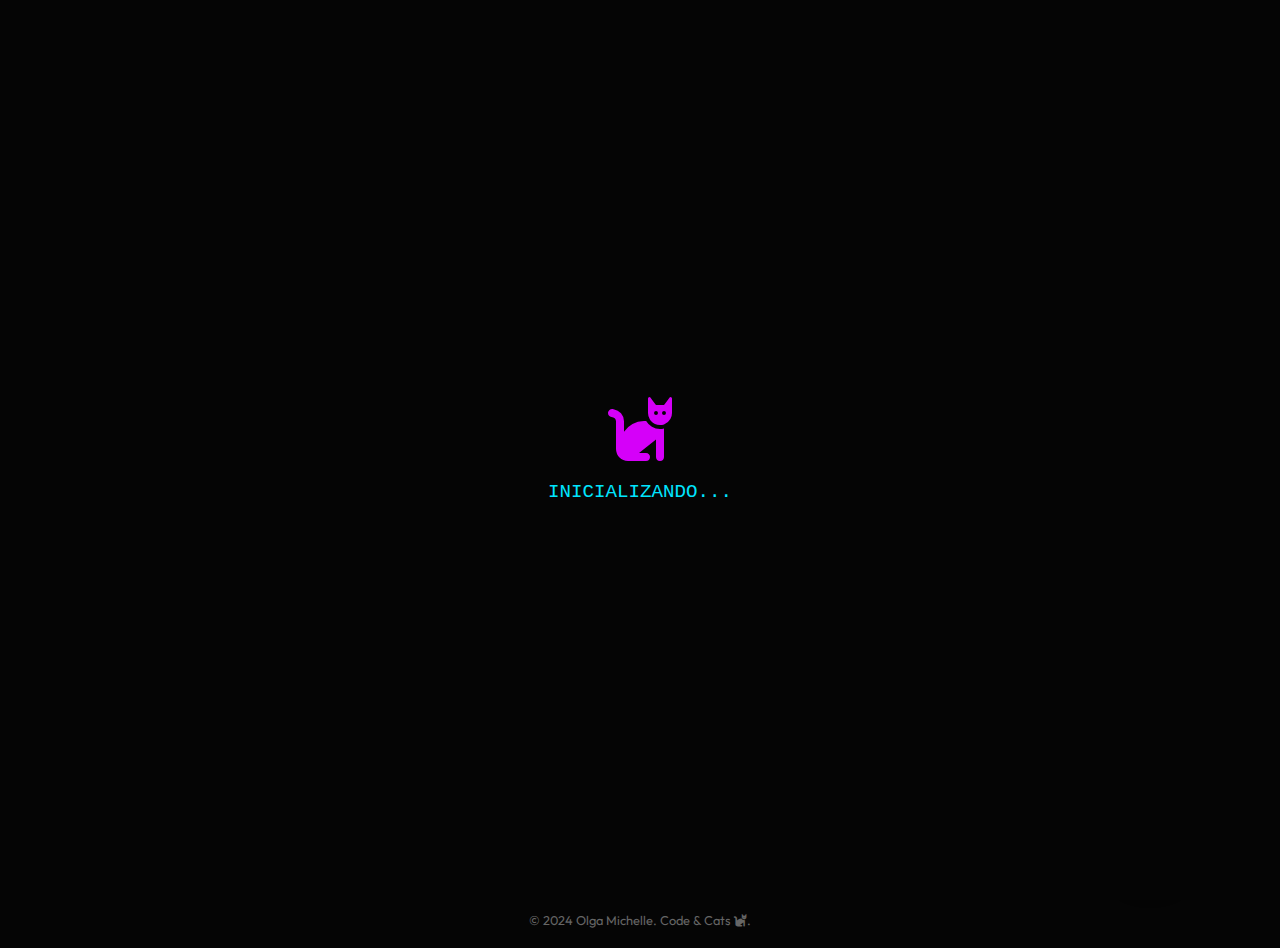
<file: index.html>
<!DOCTYPE html>
<html lang="es">
<head>
    <meta charset="UTF-8">
    <meta name="viewport" content="width=device-width, initial-scale=1.0">
    <title>Olga Michelle | Inicio</title>
    <link href="https://fonts.googleapis.com/css2?family=Outfit:wght@300;400;600;800&display=swap" rel="stylesheet">
    <link rel="stylesheet" href="https://cdnjs.cloudflare.com/ajax/libs/font-awesome/6.4.0/css/all.min.css">
    <link rel="stylesheet" href="resources/css/styles.css">
</head>
<body>
    <div class="bg-layer base"></div>
    <div class="bg-layer alt"></div>

    <div id="preloader"><i class="fas fa-cat loader-cat"></i><div class="loader-text">INICIALIZANDO...</div></div>

    <div class="nav-container">
        <nav class="nav-capsule">
            <a href="index.html" class="nav-btn active">Inicio</a>
            <a href="about.html" class="nav-btn">Acerca de Mí</a>
            <a href="porfolio.html" class="nav-btn">Proyectos</a>
            <a href="contact.html" class="nav-btn">Contacto</a>
        </nav>
    </div>

    <main>
        <section class="hero-layout">
            <div class="profile-glow-container">
                <div class="glow-ring"></div>
                <img src="resources/images/Perfil.jpg" alt="Perfil Olga" class="profile-img" onerror="this.src='https://placehold.co/200x200?text=Foto'">
            </div>
            <h1>Olga Michelle</h1>
            <div class="typewriter" id="typewriter-text"></div>
            <div class="pitch-glass">"Amo la ingeniería, el aprendizaje constante y los gatos que hacen más ligero cada proyecto. Fusiono la lógica del código con la creatividad del diseño." 🐱⚡</div>
            
            <div style="display: flex; gap: 20px; flex-wrap: wrap; justify-content: center;">
                <a href="resources/files/cvmichelle.jpg" class="btn-neon" download="cvmichelle.jpg"><i class="fas fa-download"></i> Descargar CV</a>
                <a href="contact.html" class="btn-neon btn-outline">Contáctame</a>
            </div>

            <div class="social-bar">
                <a href="https://github.com/michicerati" target="_blank" class="social-icon stagger-entry"><i class="fab fa-github"></i></a>
                <a href="#" class="social-icon stagger-entry"><i class="fab fa-linkedin"></i></a>
                <a href="mailto:michelleolgacerati@gmail.com" class="social-icon stagger-entry"><i class="fas fa-envelope"></i></a>
            </div>
        </section>
    </main>

    <!-- Widgets -->
    <div class="cat-patrol-area"><div class="walking-cat-btn" onclick="toggleChat()"><i class="fas fa-cat"></i><div class="cat-tooltip">¡Chat IA!</div></div></div>
    <div class="ai-chat-window" id="aiChat"><div class="chat-header"><h4>Michi-Asistente</h4><i class="fas fa-times" onclick="toggleChat()"></i></div><div class="chat-body" id="chatBody"><div class="msg bot">¡Miau! Soy el asistente de Olga. 😺</div></div><div class="chat-input-area"><input type="text" id="chatInput" class="chat-input" placeholder="Escribe..." onkeypress="handleEnter(event)"><button class="send-btn" onclick="sendMessage()"><i class="fas fa-paper-plane"></i></button></div></div>
    
    <footer class="site-footer"><p>© 2024 Olga Michelle. Code & Cats <i class="fas fa-cat"></i>.</p></footer>
    <script src="resources/js/script.js"></script>
</body>
</html>
</file>
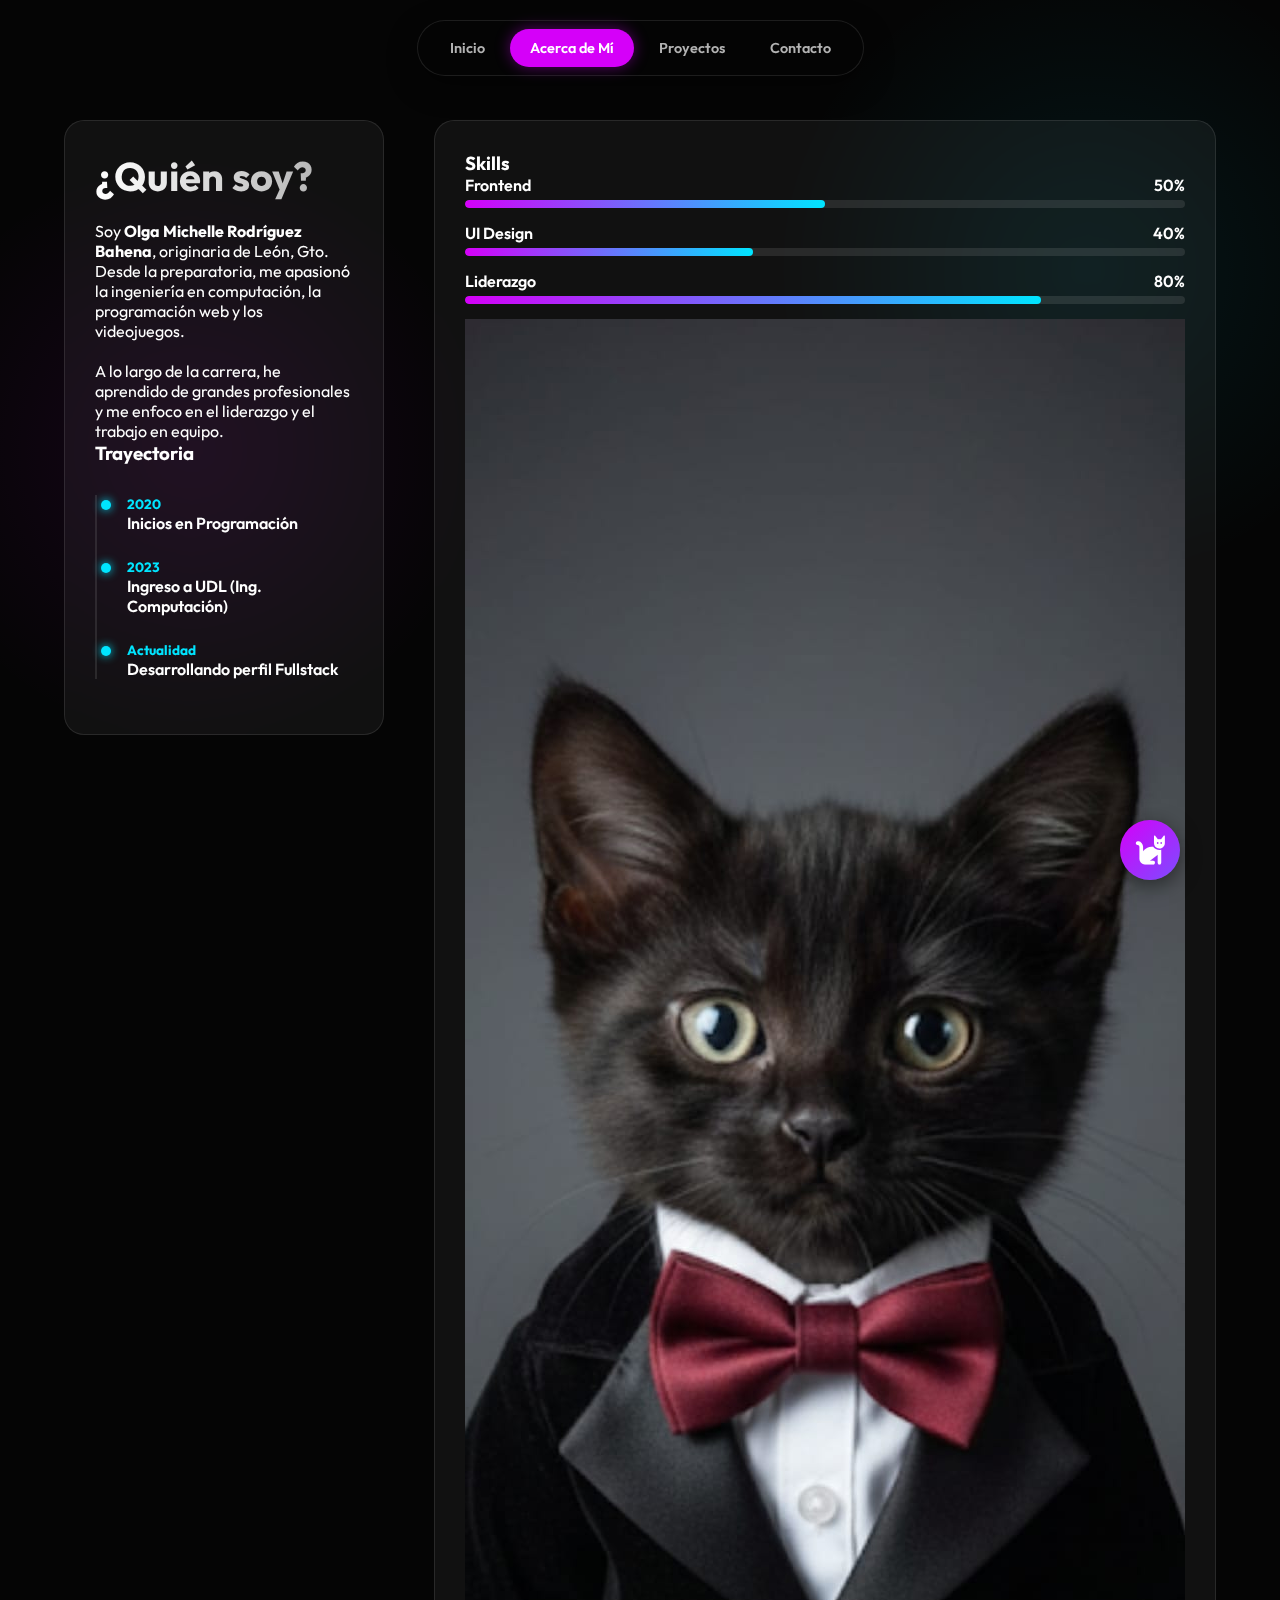
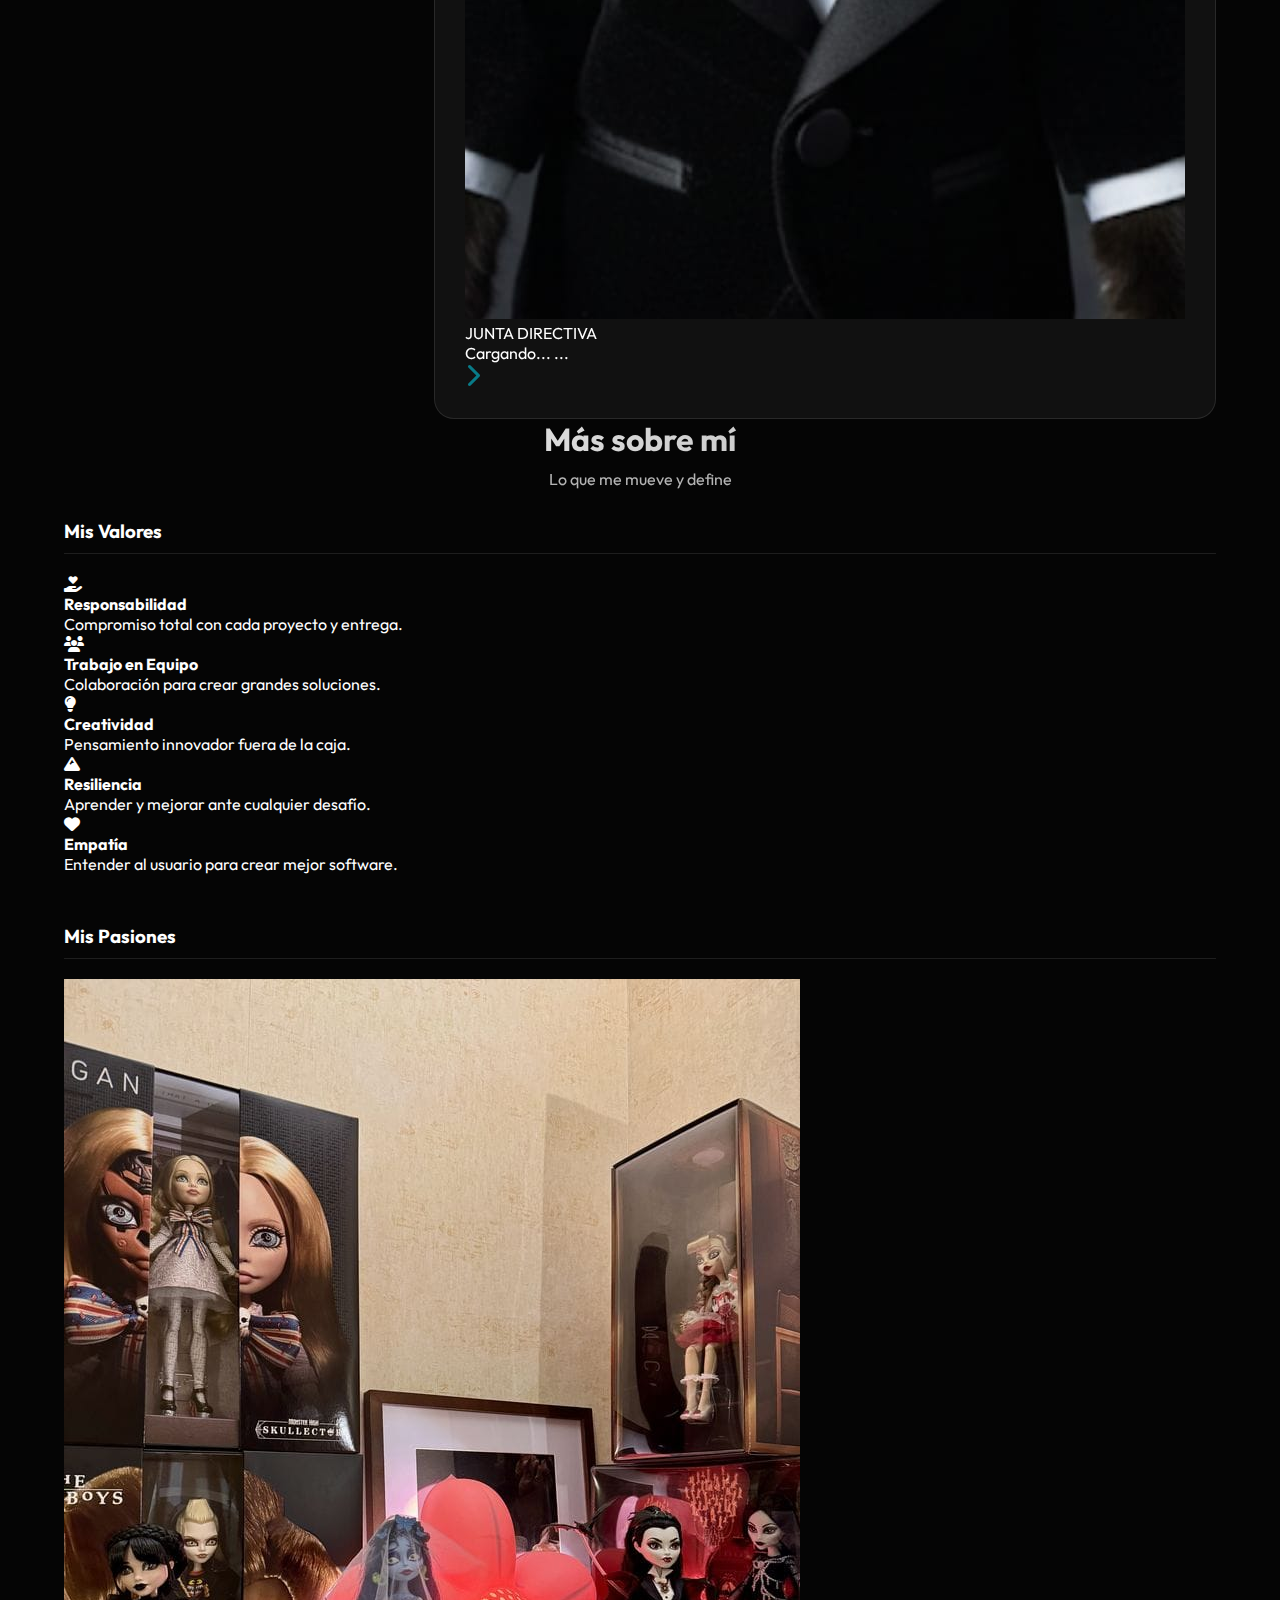
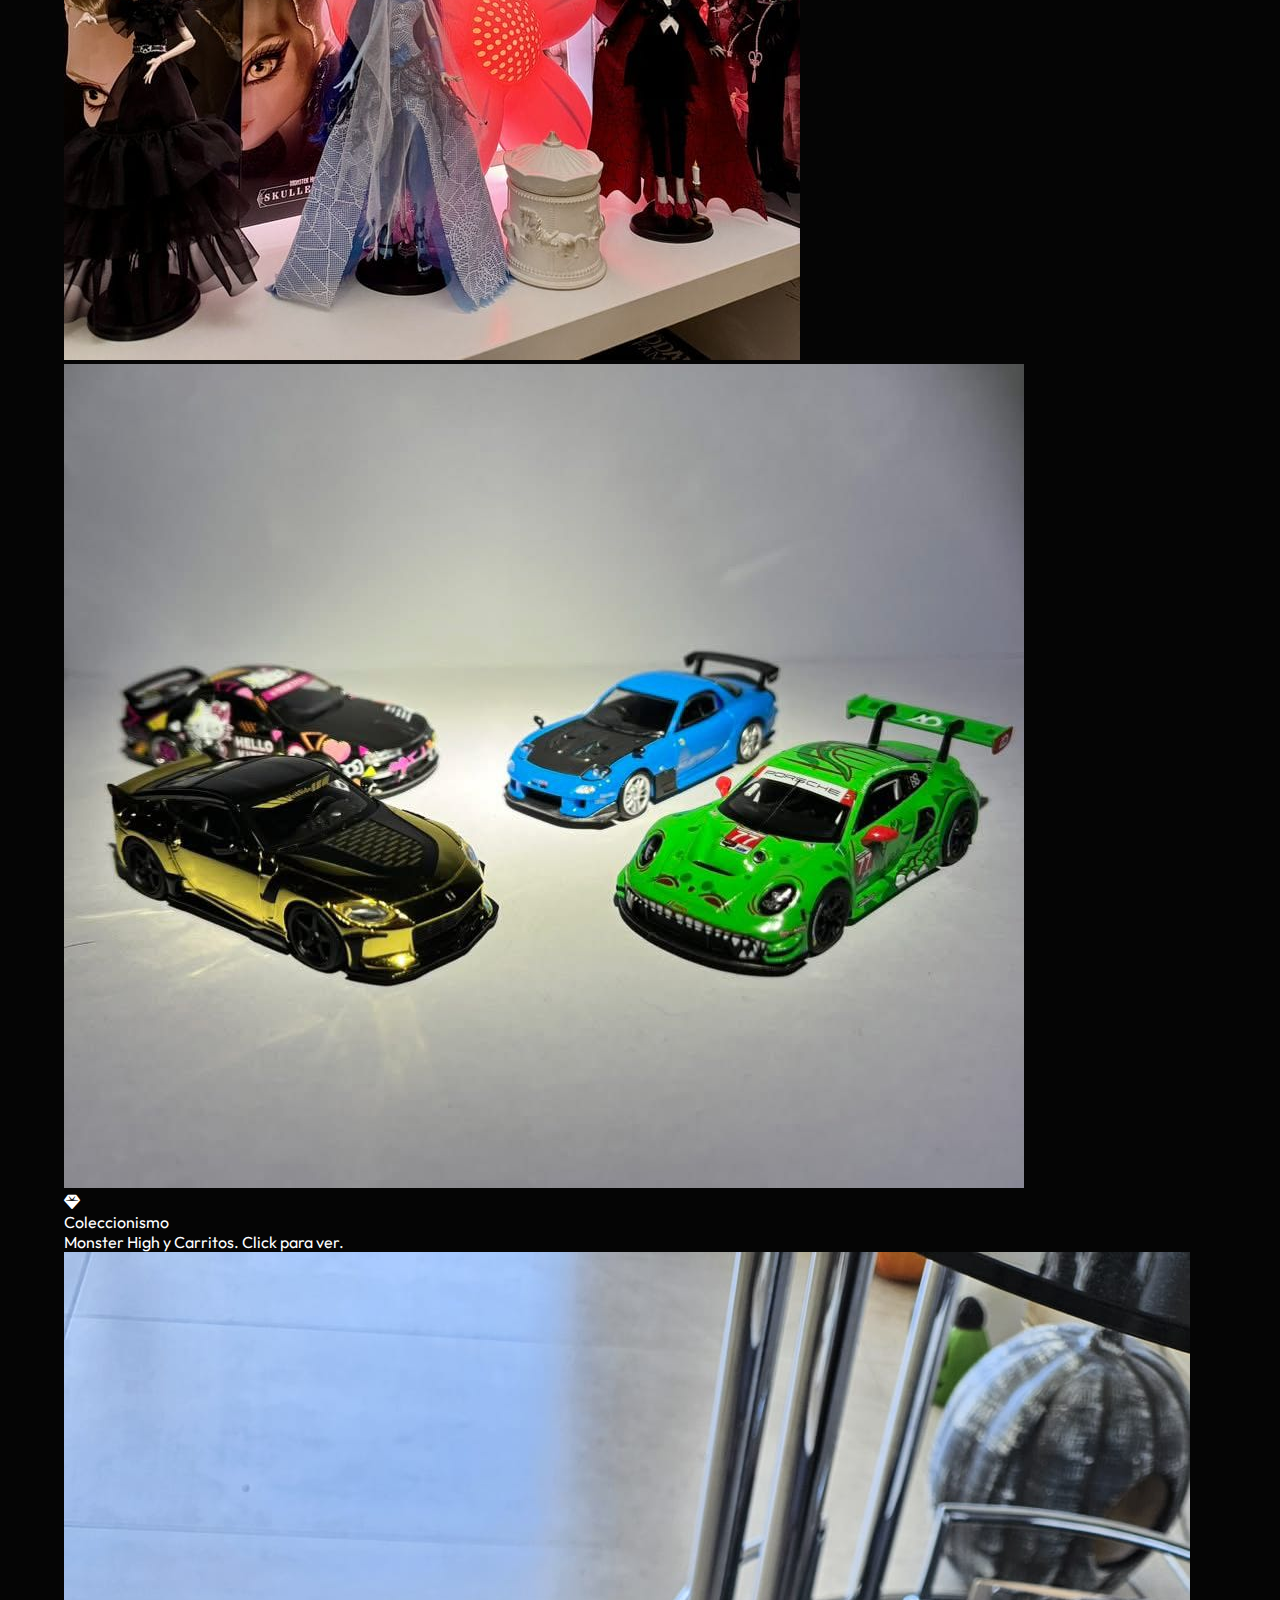
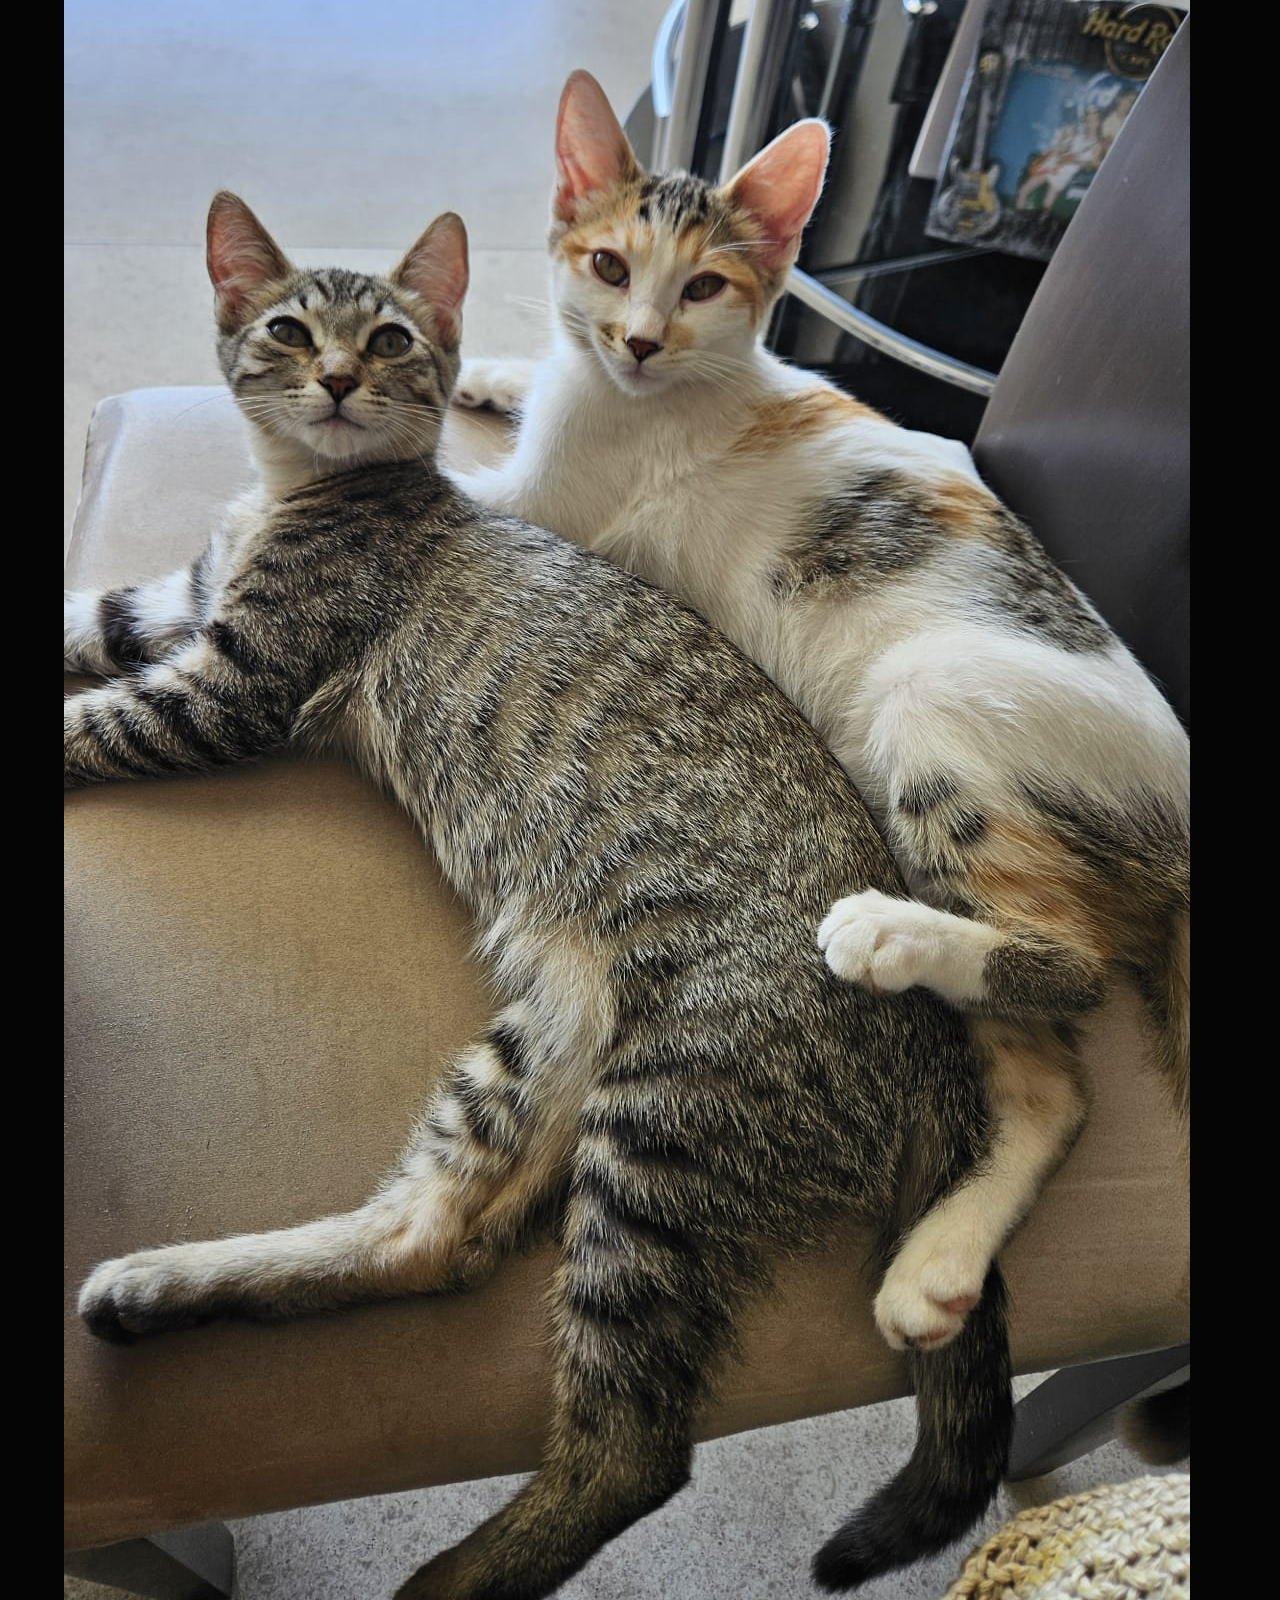
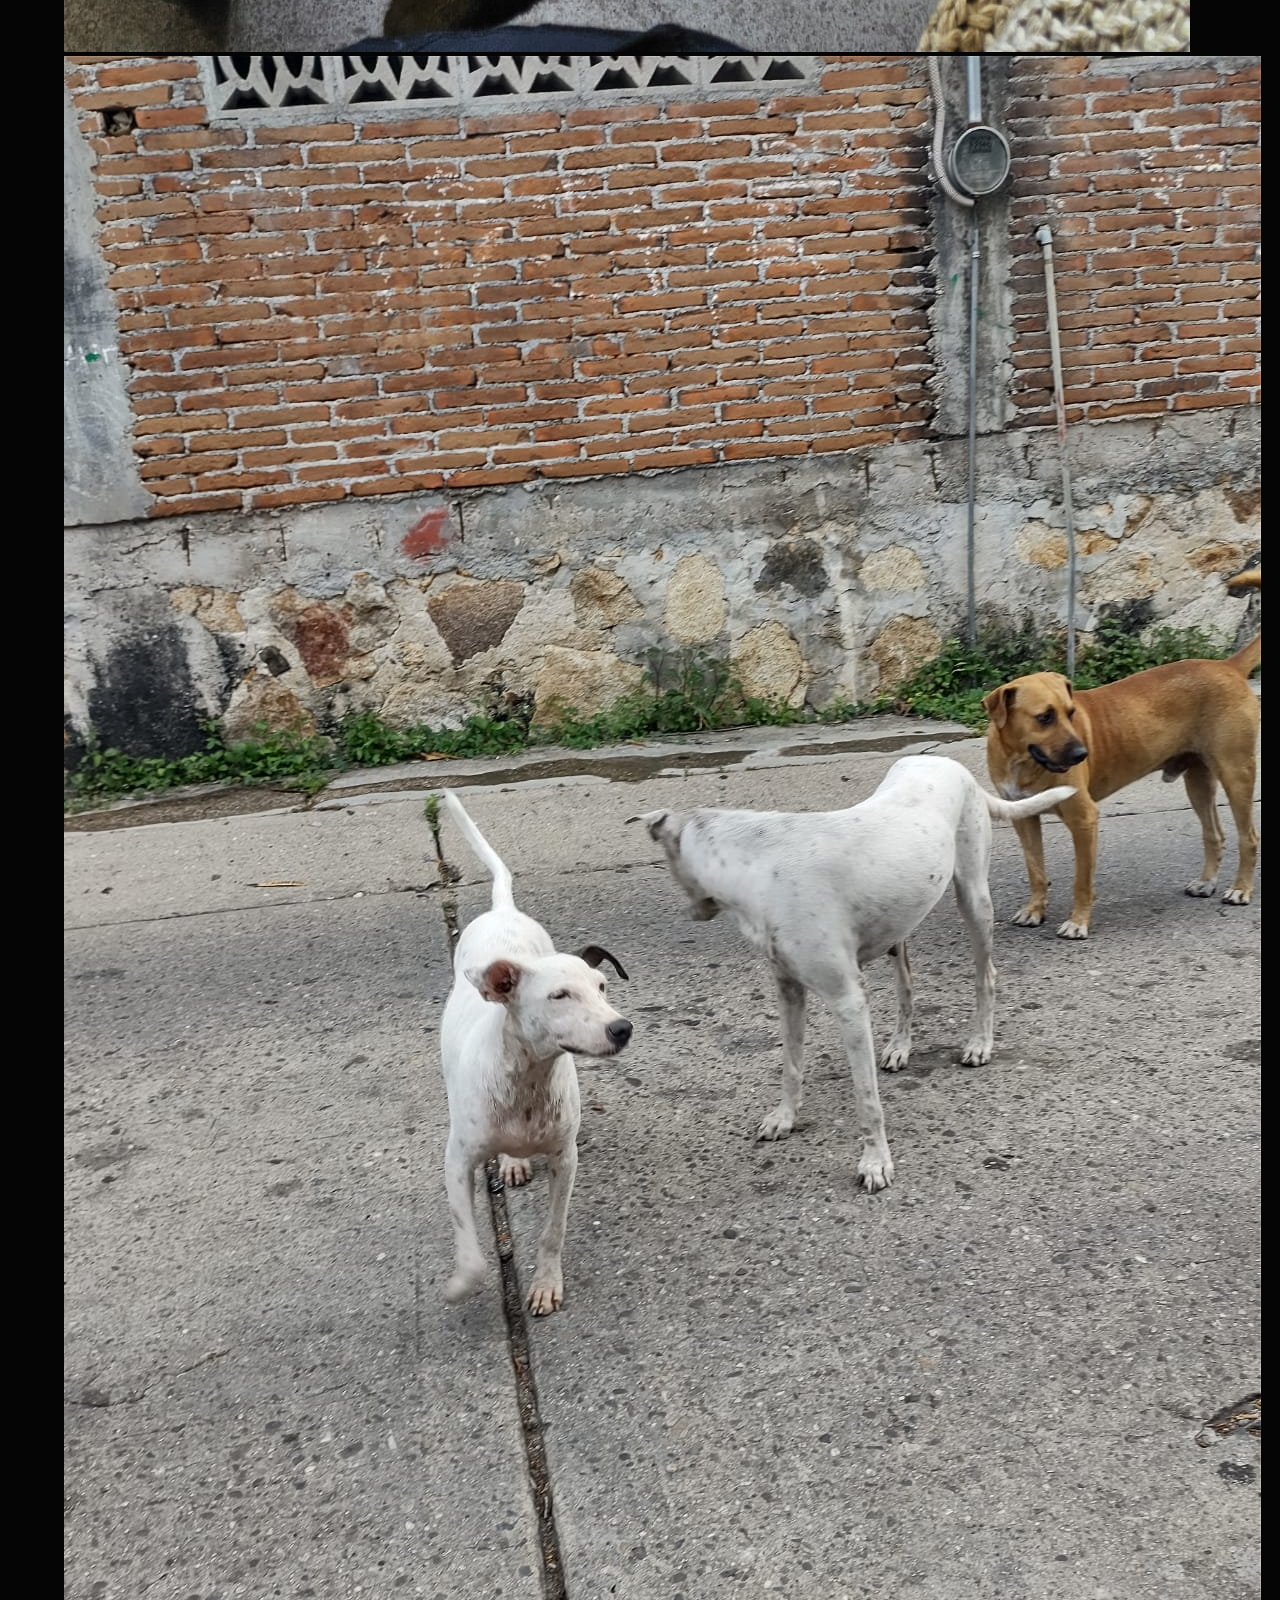
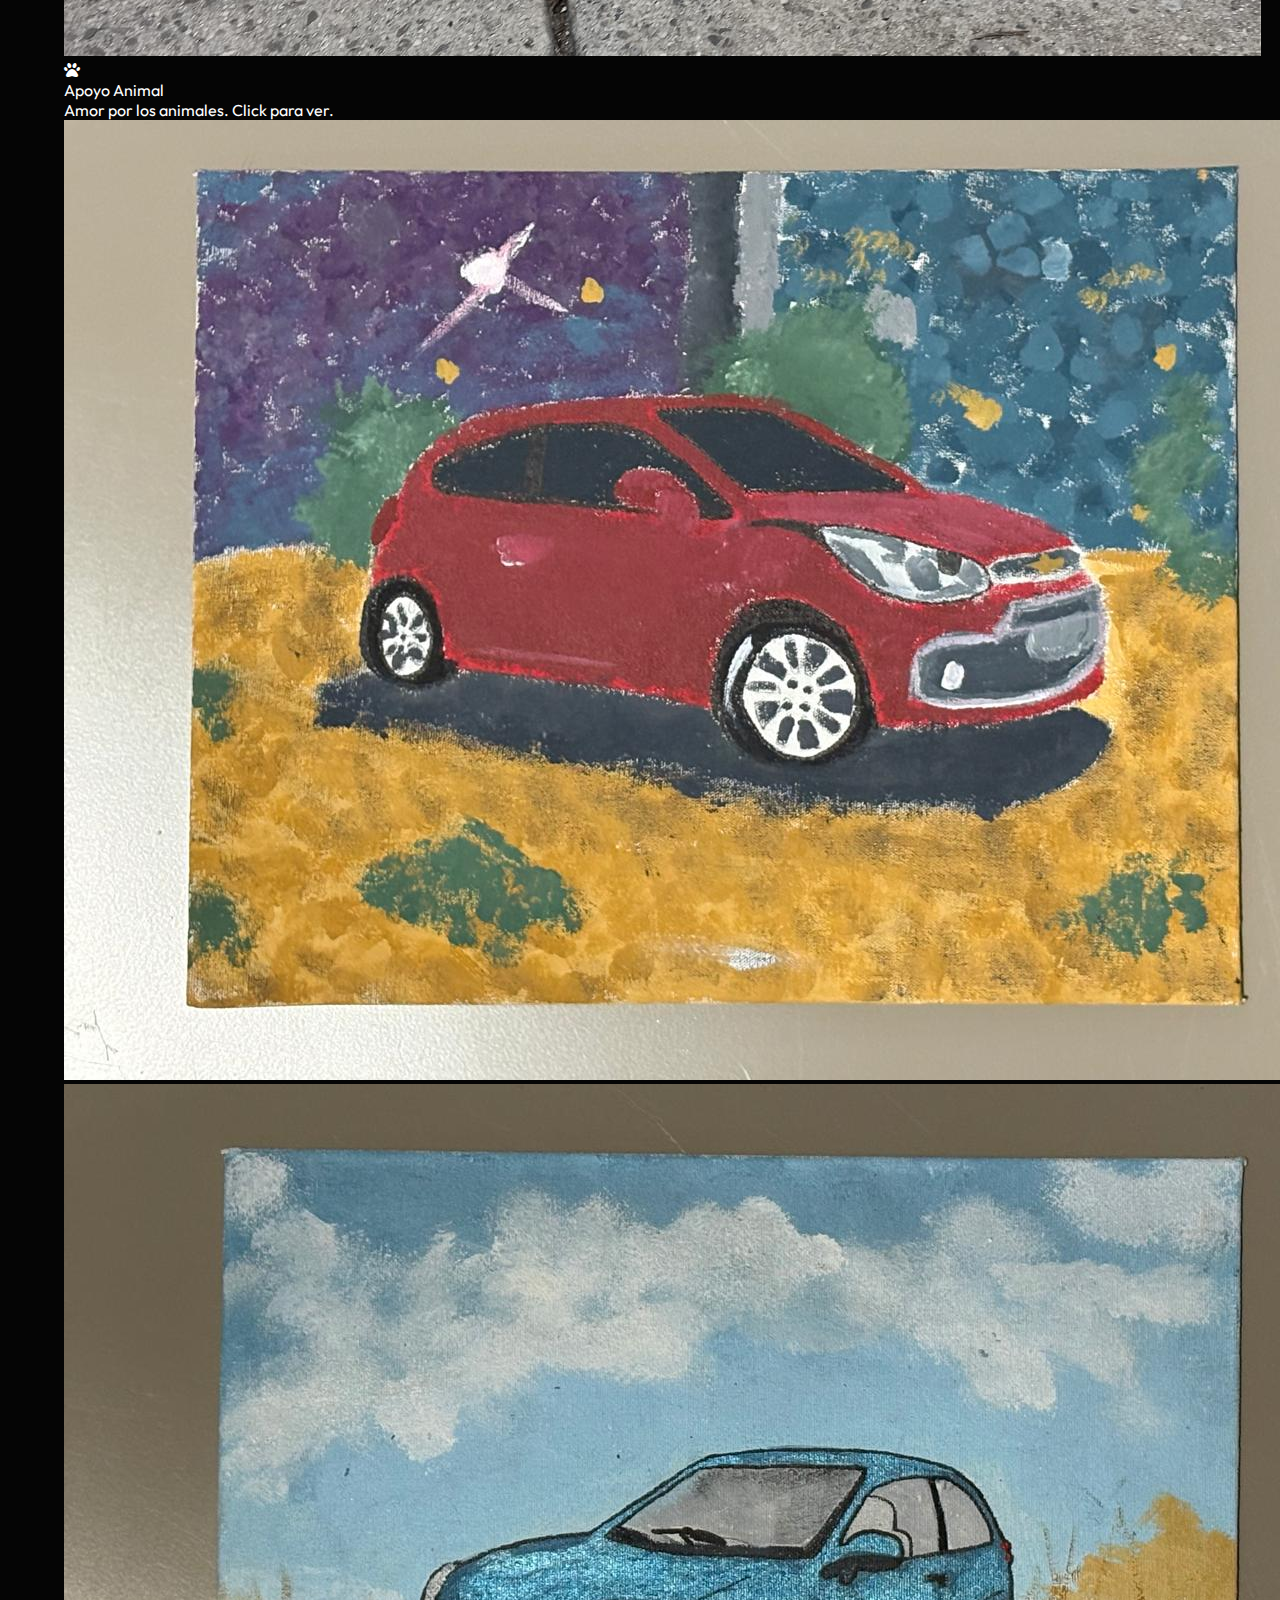
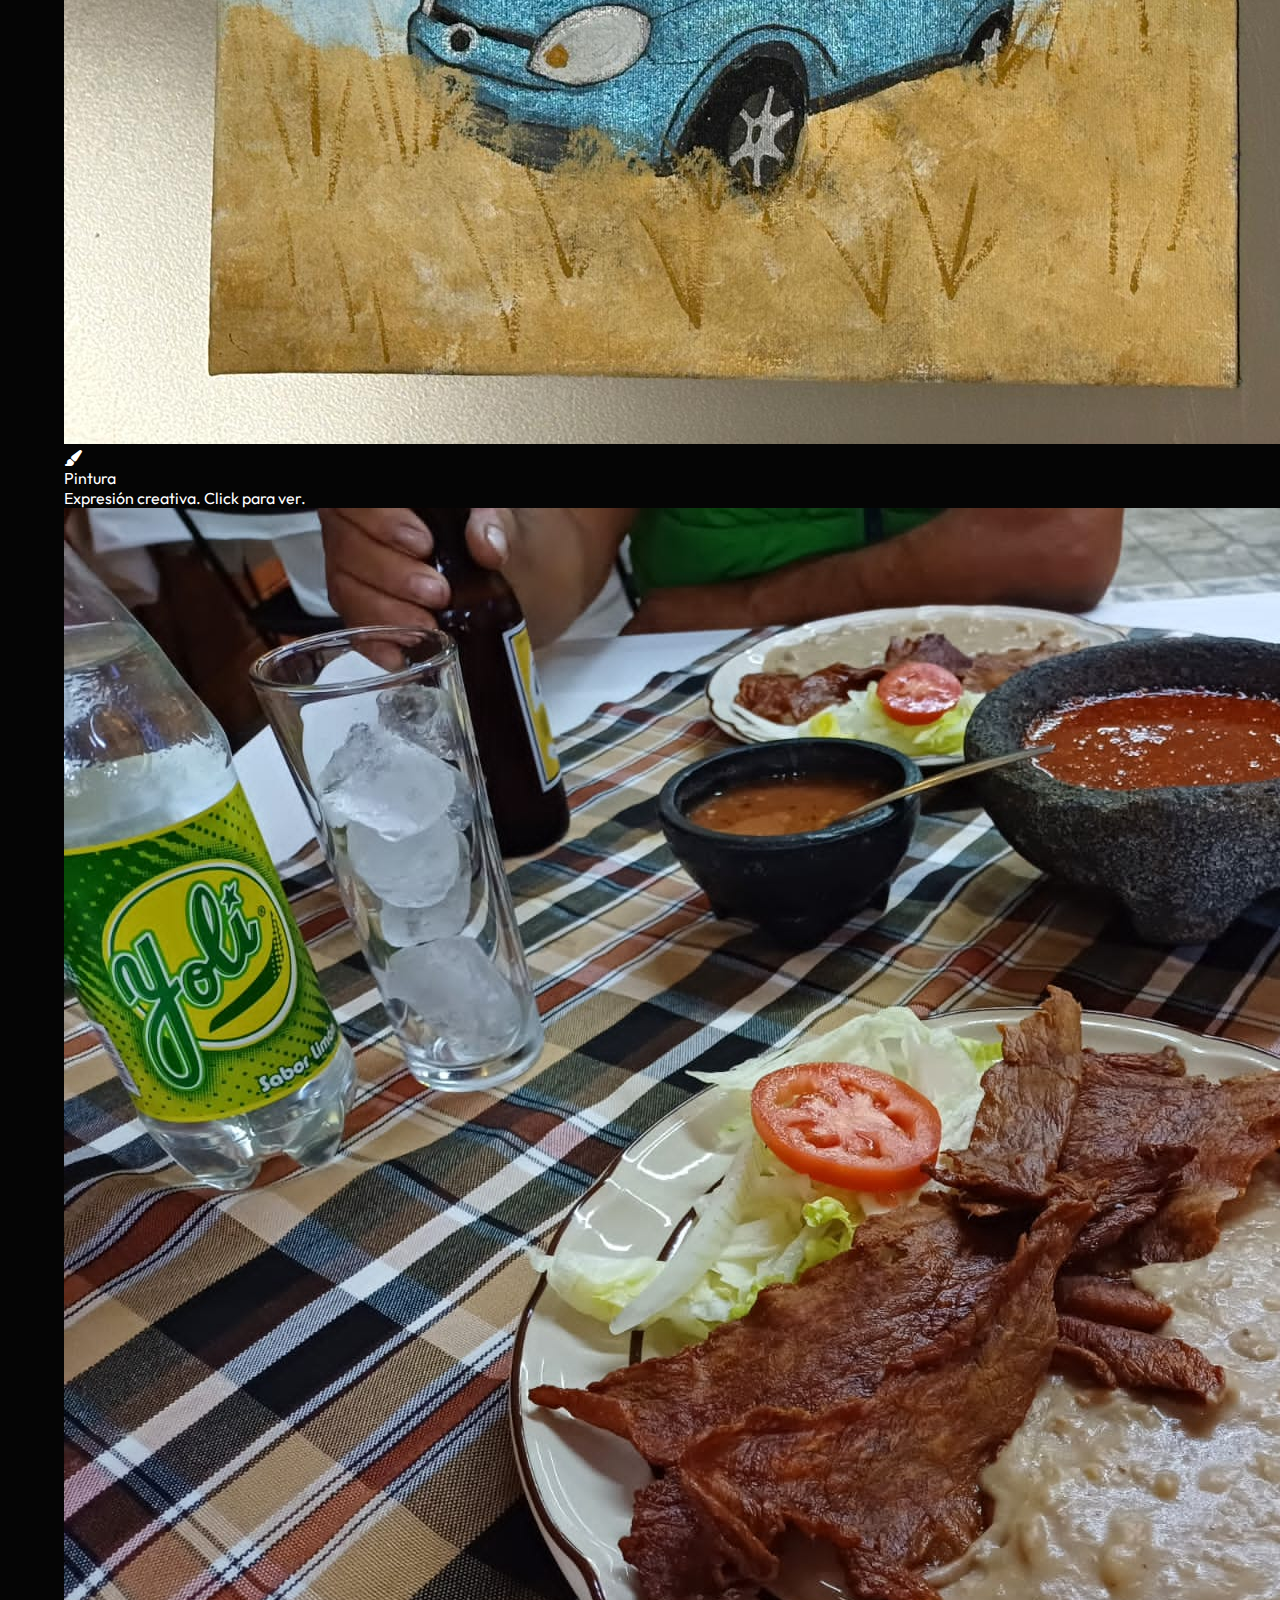
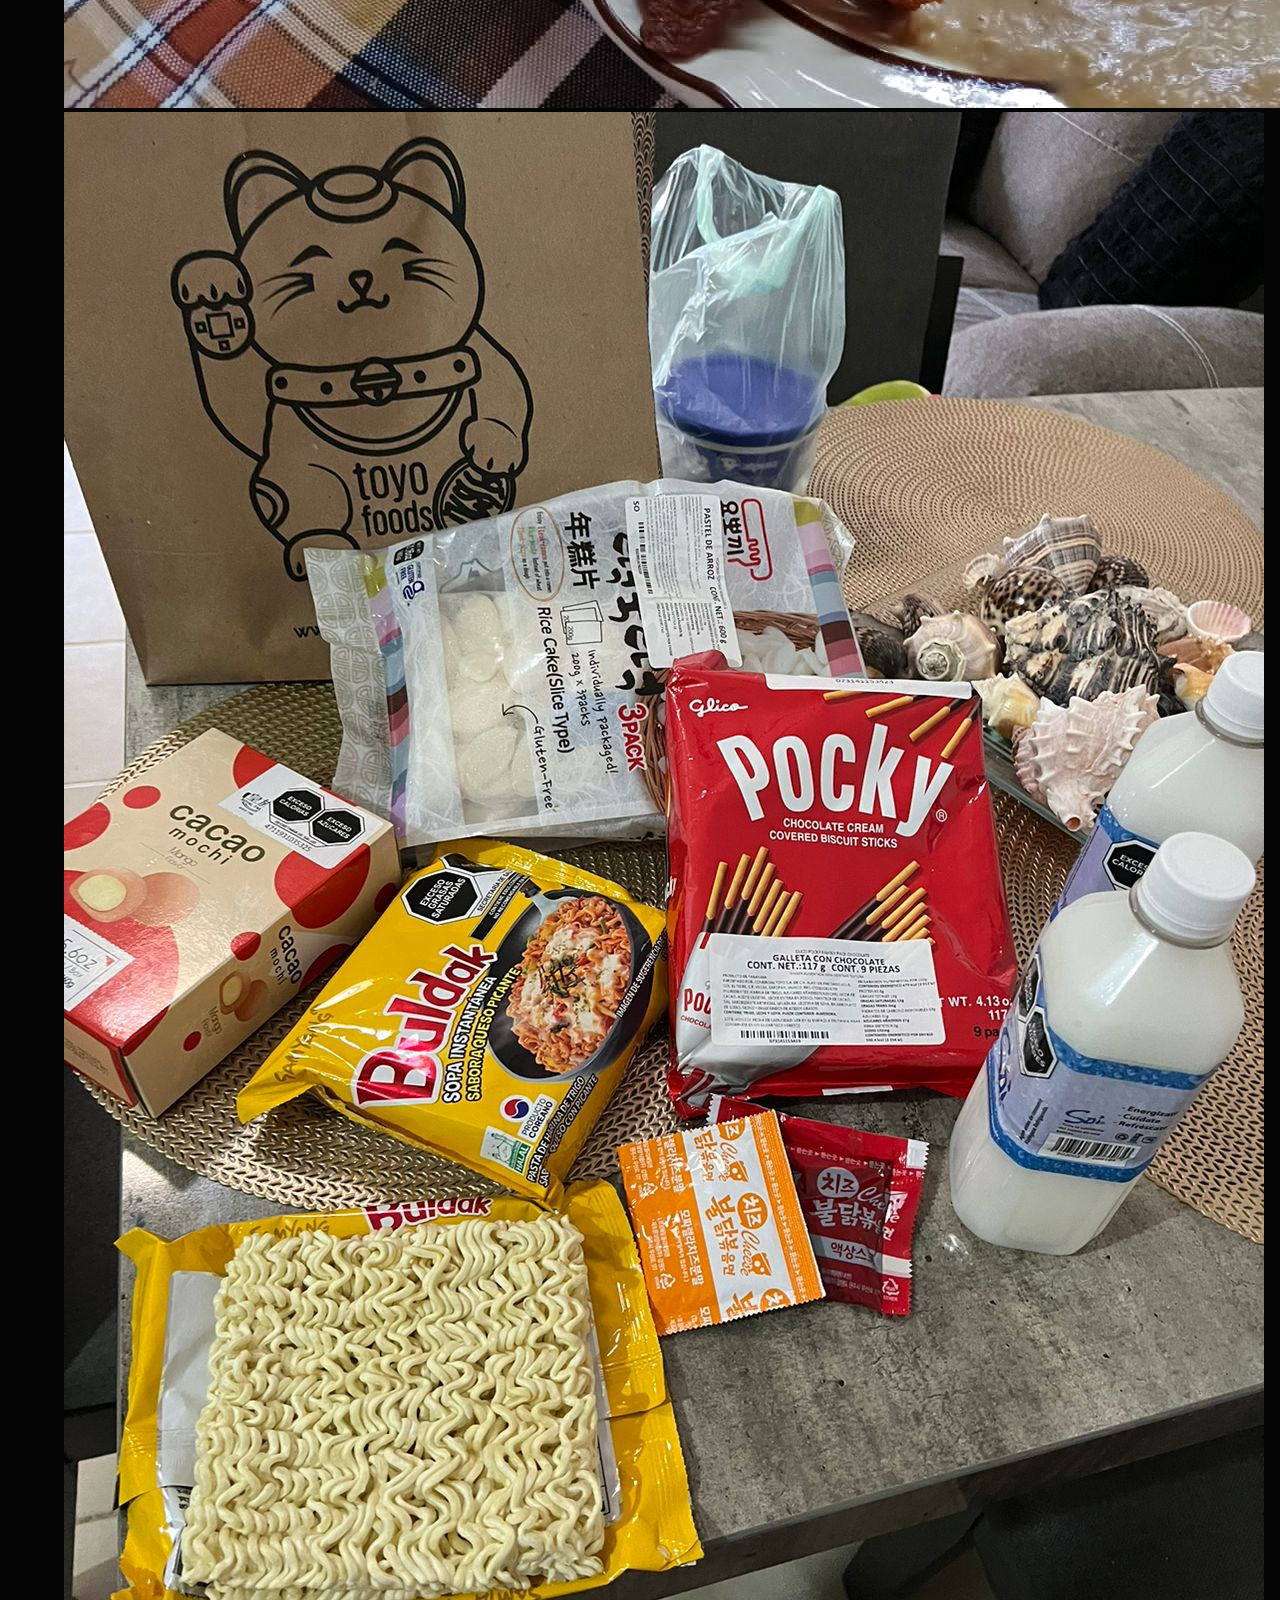
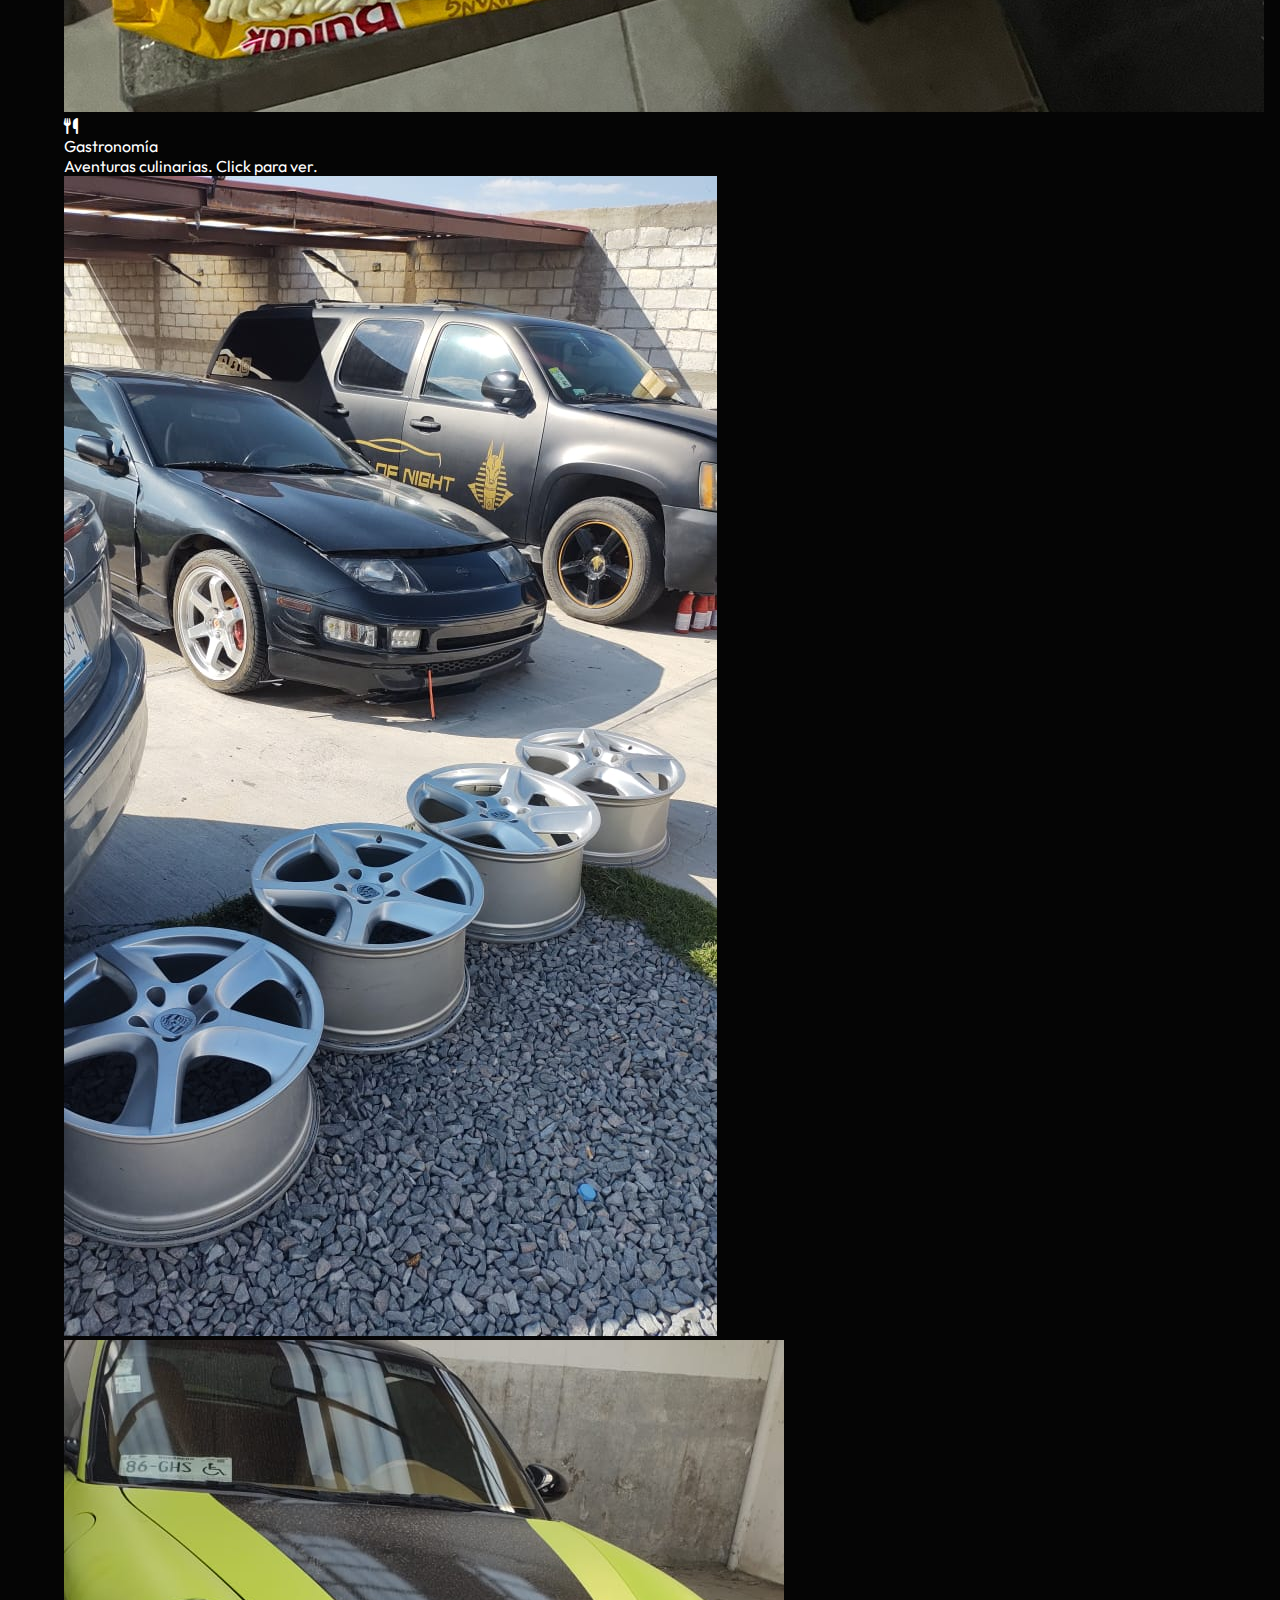
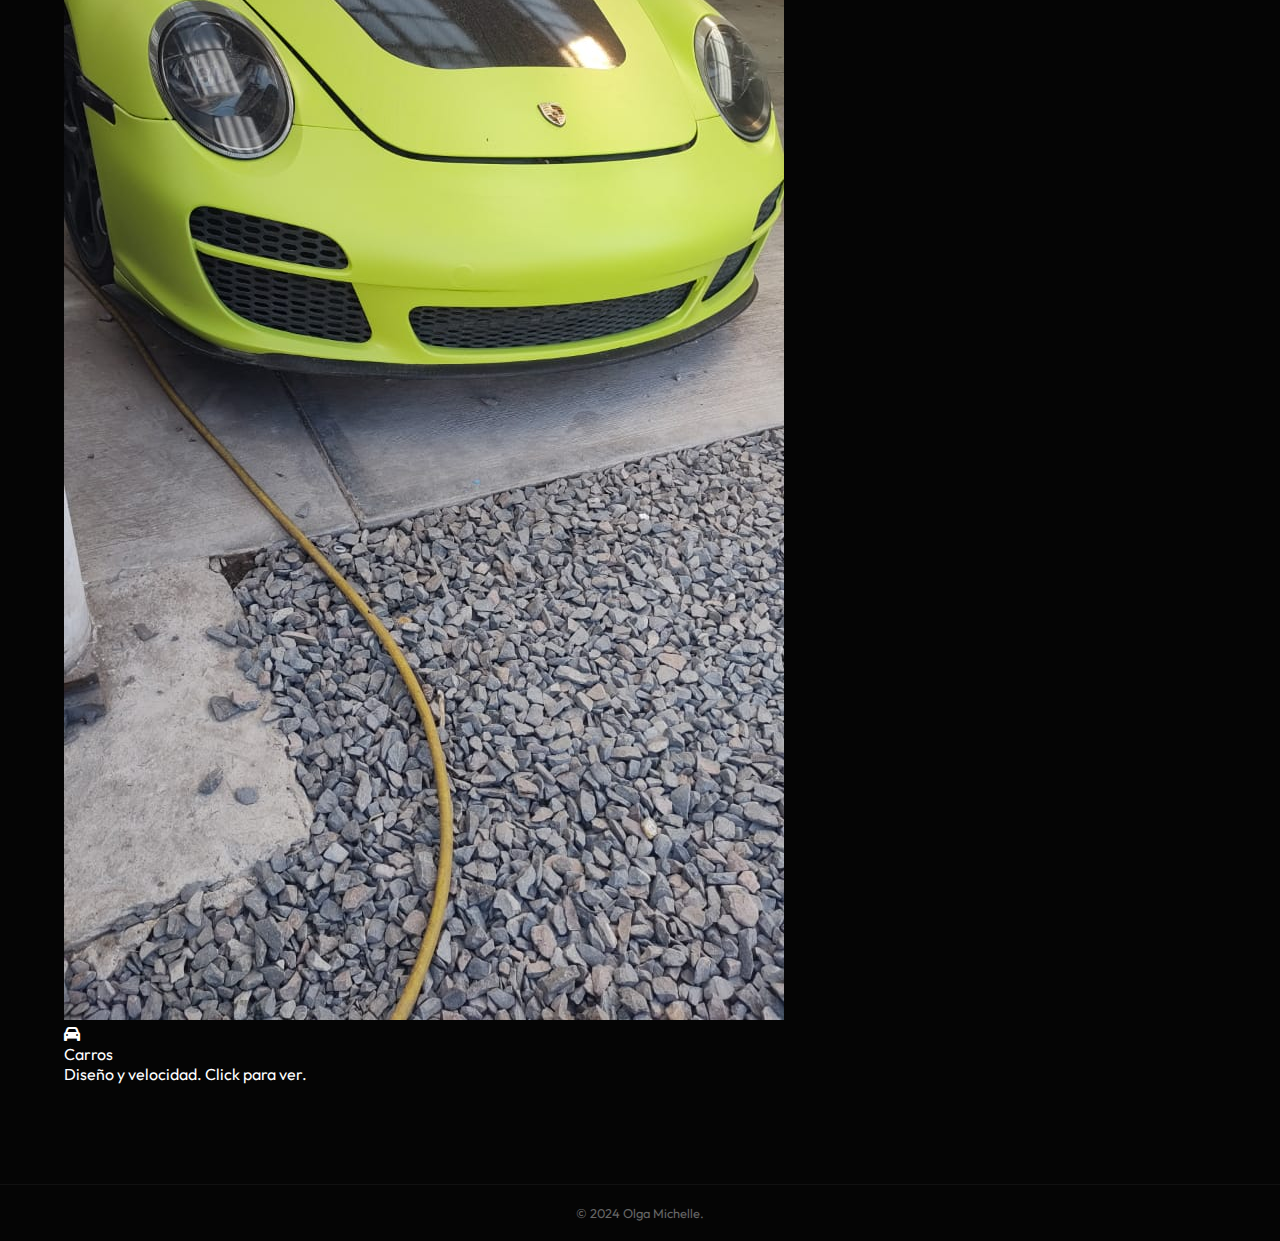
<file: about.html>
<!DOCTYPE html>
<html lang="es">
<head>
    <meta charset="UTF-8">
    <meta name="viewport" content="width=device-width, initial-scale=1.0">
    <title>Olga Michelle | Acerca de Mí</title>
    <link href="https://fonts.googleapis.com/css2?family=Outfit:wght@300;400;600;800&display=swap" rel="stylesheet">
    <link rel="stylesheet" href="https://cdnjs.cloudflare.com/ajax/libs/font-awesome/6.4.0/css/all.min.css">
    <link rel="stylesheet" href="resources/css/styles.css">
</head>
<body>
    <div class="bg-layer base"></div>
    <div class="bg-layer alt"></div>

    <div id="preloader"><i class="fas fa-cat loader-cat"></i><div class="loader-text">CARGANDO...</div></div>

    <div class="nav-container">
        <nav class="nav-capsule">
            <a href="index.html" class="nav-btn">Inicio</a>
            <a href="about.html" class="nav-btn active">Acerca de Mí</a>
            <a href="porfolio.html" class="nav-btn">Proyectos</a>
            <a href="contact.html" class="nav-btn">Contacto</a>
        </nav>
    </div>

    <main>
        <section class="about-split">
            <div class="glass-card">
                <h2>¿Quién soy?</h2>
                <p>Soy <strong>Olga Michelle Rodríguez Bahena</strong>, originaria de León, Gto. Desde la preparatoria, me apasionó la ingeniería en computación, la programación web y los videojuegos. <br><br>A lo largo de la carrera, he aprendido de grandes profesionales y me enfoco en el liderazgo y el trabajo en equipo.</p>
                <h3>Trayectoria</h3>
                <div class="timeline">
                    <div class="timeline-item"><div class="t-year">2020</div><div class="t-title">Inicios en Programación</div></div>
                    <div class="timeline-item"><div class="t-year">2023</div><div class="t-title">Ingreso a UDL (Ing. Computación)</div></div>
                    <div class="timeline-item"><div class="t-year">Actualidad</div><div class="t-title">Desarrollando perfil Fullstack</div></div>
                </div>
            </div>

            <div class="glass-card">
                <h3 style="margin-top: 0;">Skills</h3>
                <div class="skill-item"><div class="skill-name"><span>Frontend</span><span>50%</span></div><div class="progress-bg"><div class="progress-fill" style="width: 50%"></div></div></div>
                <div class="skill-item"><div class="skill-name"><span>UI Design</span><span>40%</span></div><div class="progress-bg"><div class="progress-fill" style="width: 40%"></div></div></div>
                <div class="skill-item"><div class="skill-name"><span>Liderazgo</span><span>80%</span></div><div class="progress-bg"><div class="progress-fill" style="width: 80%"></div></div></div>

                <div class="cat-carousel-widget" onclick="openCatsModal()">
                    <img src="resources/images/Becario.jpg" id="widgetCatImg" class="cat-widget-img" alt="Gato" onerror="this.src='https://placehold.co/100x100/1a0b2e/d500f9?text=Michi'">
                    <div class="cat-widget-info">
                        <div class="cat-widget-title">JUNTA DIRECTIVA</div>
                        <span id="widgetCatName" class="cat-widget-name">Cargando...</span>
                        <span id="widgetCatRole" class="cat-widget-role">...</span>
                    </div>
                    <i class="fas fa-chevron-right" style="color:var(--secondary); opacity:0.5; font-size: 1.5rem;"></i>
                    <div class="cat-progress-bar" id="catProgressBar"></div>
                </div>
            </div>
        </section>

        <div class="about-extended trigger-bg-change">
            <h2 style="text-align:center; font-size:2rem; margin-bottom:10px;">Más sobre mí</h2>
            <p style="text-align:center; opacity:0.7; margin-bottom:30px;">Lo que me mueve y define</p>
            
            <h3 style="border-bottom: 1px solid var(--glass-border); padding-bottom: 10px; margin-bottom: 20px;">Mis Valores</h3>
            <div class="values-grid">
                <div class="glow-card stagger-entry"><i class="fas fa-hand-holding-heart"></i><h4>Responsabilidad</h4><p>Compromiso total con cada proyecto y entrega.</p></div>
                <div class="glow-card stagger-entry"><i class="fas fa-users"></i><h4>Trabajo en Equipo</h4><p>Colaboración para crear grandes soluciones.</p></div>
                <div class="glow-card stagger-entry"><i class="fas fa-lightbulb"></i><h4>Creatividad</h4><p>Pensamiento innovador fuera de la caja.</p></div>
                <div class="glow-card stagger-entry"><i class="fas fa-mountain"></i><h4>Resiliencia</h4><p>Aprender y mejorar ante cualquier desafío.</p></div>
                <div class="glow-card stagger-entry"><i class="fas fa-heart"></i><h4>Empatía</h4><p>Entender al usuario para crear mejor software.</p></div>
            </div>

            <h3 style="border-bottom: 1px solid var(--glass-border); padding-bottom: 10px; margin-bottom: 20px; margin-top: 50px;">Mis Pasiones</h3>
            <div class="passions-grid">
                <div class="passion-card collecting stagger-entry" onclick="openPassionModal('Coleccionismo', 'Monster High y Carritos. Pequeños tesoros con grandes historias.', 'resources/images/coleccion1.jpg', 'resources/images/coleccion2.jpg')">
                    <div class="passion-card-bg-slider">
                        <img src="resources/images/coleccion1.jpg" alt="Coleccion 1" onerror="this.src='https://images.unsplash.com/photo-1596461404969-9ae70f2830c1?q=80&w=600'">
                        <img src="resources/images/coleccion2.jpg" alt="Coleccion 2" onerror="this.src='https://images.unsplash.com/photo-1536532184021-da4272369e02?q=80&w=600'">
                    </div>
                    <i class="fas fa-gem passion-icon"></i><div class="passion-title">Coleccionismo</div><div class="passion-desc">Monster High y Carritos. Click para ver.</div>
                </div>

                <div class="passion-card animals stagger-entry" onclick="openPassionModal('Apoyo Animal', 'Defensora de quienes no tienen voz. Mis gatos son mi inspiración.', 'resources/images/gatos1.jpg', 'resources/images/gatos2.jpg')">
                    <div class="passion-card-bg-slider">
                        <img src="resources/images/gatos1.jpg" alt="Gatos 1" onerror="this.src='https://images.unsplash.com/photo-1514888286974-6c03e2ca1dba?q=80&w=600'">
                        <img src="resources/images/gatos2.jpg" alt="Gatos 2" onerror="this.src='https://images.unsplash.com/photo-1573865526739-10659fec78a5?q=80&w=600'">
                    </div>
                    <i class="fas fa-paw passion-icon"></i><div class="passion-title">Apoyo Animal</div><div class="passion-desc">Amor por los animales. Click para ver.</div>
                </div>

                <div class="passion-card art stagger-entry" onclick="openPassionModal('Pintura', 'Arte y color como forma de expresión y creatividad pura.', 'resources/images/arte1.jpg', 'resources/images/arte2.jpg')">
                    <div class="passion-card-bg-slider">
                        <img src="resources/images/arte1.jpg" alt="Arte 1" onerror="this.src='https://images.unsplash.com/photo-1513364776144-60967b0f800f?q=80&w=600'">
                        <img src="resources/images/arte2.jpg" alt="Arte 2" onerror="this.src='https://images.unsplash.com/photo-1579783902614-a3fb39279c23?q=80&w=600'">
                    </div>
                    <i class="fas fa-paint-brush passion-icon"></i><div class="passion-title">Pintura</div><div class="passion-desc">Expresión creativa. Click para ver.</div>
                </div>

                <div class="passion-card food stagger-entry" onclick="openPassionModal('Gastronomía', 'Probar comida nueva es mi aventura favorita. ¡Foodie de corazón!', 'resources/images/comida1.jpg', 'resources/images/comida2.jpg')">
                    <div class="passion-card-bg-slider">
                        <img src="resources/images/comida1.jpg" alt="Comida 1" onerror="this.src='https://images.unsplash.com/photo-1504674900247-0877df9cc836?q=80&w=600'">
                        <img src="resources/images/comida2.jpg" alt="Comida 2" onerror="this.src='https://images.unsplash.com/photo-1565299624946-b28f40a0ae38?q=80&w=600'">
                    </div>
                    <i class="fas fa-utensils passion-icon"></i><div class="passion-title">Gastronomía</div><div class="passion-desc">Aventuras culinarias. Click para ver.</div>
                </div>

                <div class="passion-card cars stagger-entry" onclick="openPassionModal('Carros', 'Pasión por el diseño automotriz y la velocidad.', 'resources/images/carro1.jpg', 'resources/images/carro2.jpg')">
                    <div class="passion-card-bg-slider">
                        <img src="resources/images/carro1.jpg" alt="Carro 1" onerror="this.src='https://images.unsplash.com/photo-1503376763036-066120622c74?q=80&w=600'">
                        <img src="resources/images/carro2.jpg" alt="Carro 2" onerror="this.src='https://images.unsplash.com/photo-1492144534655-ae79c964c9d7?q=80&w=600'">
                    </div>
                    <i class="fas fa-car passion-icon"></i><div class="passion-title">Carros</div><div class="passion-desc">Diseño y velocidad. Click para ver.</div>
                </div>
            </div>
        </div>
    </main>

    <!-- Modals -->
    <div id="modalV2" class="modal-wrap"><div class="modal-box glass-card"><span onclick="closeModal()" style="position:absolute; right:20px; top:15px; cursor:pointer; font-size:1.5rem; color:white;">&times;</span><h3 id="mTitle" style="color:var(--primary);"></h3><div id="mDesc" style="color:#ddd;"></div></div></div>
    
    <!-- Chat -->
    <div class="cat-patrol-area"><div class="walking-cat-btn" onclick="toggleChat()"><i class="fas fa-cat"></i></div></div>
    <div class="ai-chat-window" id="aiChat"><div class="chat-header"><h4>Michi-Asistente</h4><i class="fas fa-times" onclick="toggleChat()"></i></div><div class="chat-body" id="chatBody"><div class="msg bot">¡Miau!</div></div><div class="chat-input-area"><input id="chatInput" class="chat-input"><button class="send-btn" onclick="sendMessage()"><i class="fas fa-paper-plane"></i></button></div></div>
    
    <footer class="site-footer"><p>© 2024 Olga Michelle.</p></footer>
    <script src="resources/js/script.js"></script>
</body>
</html>
</file>
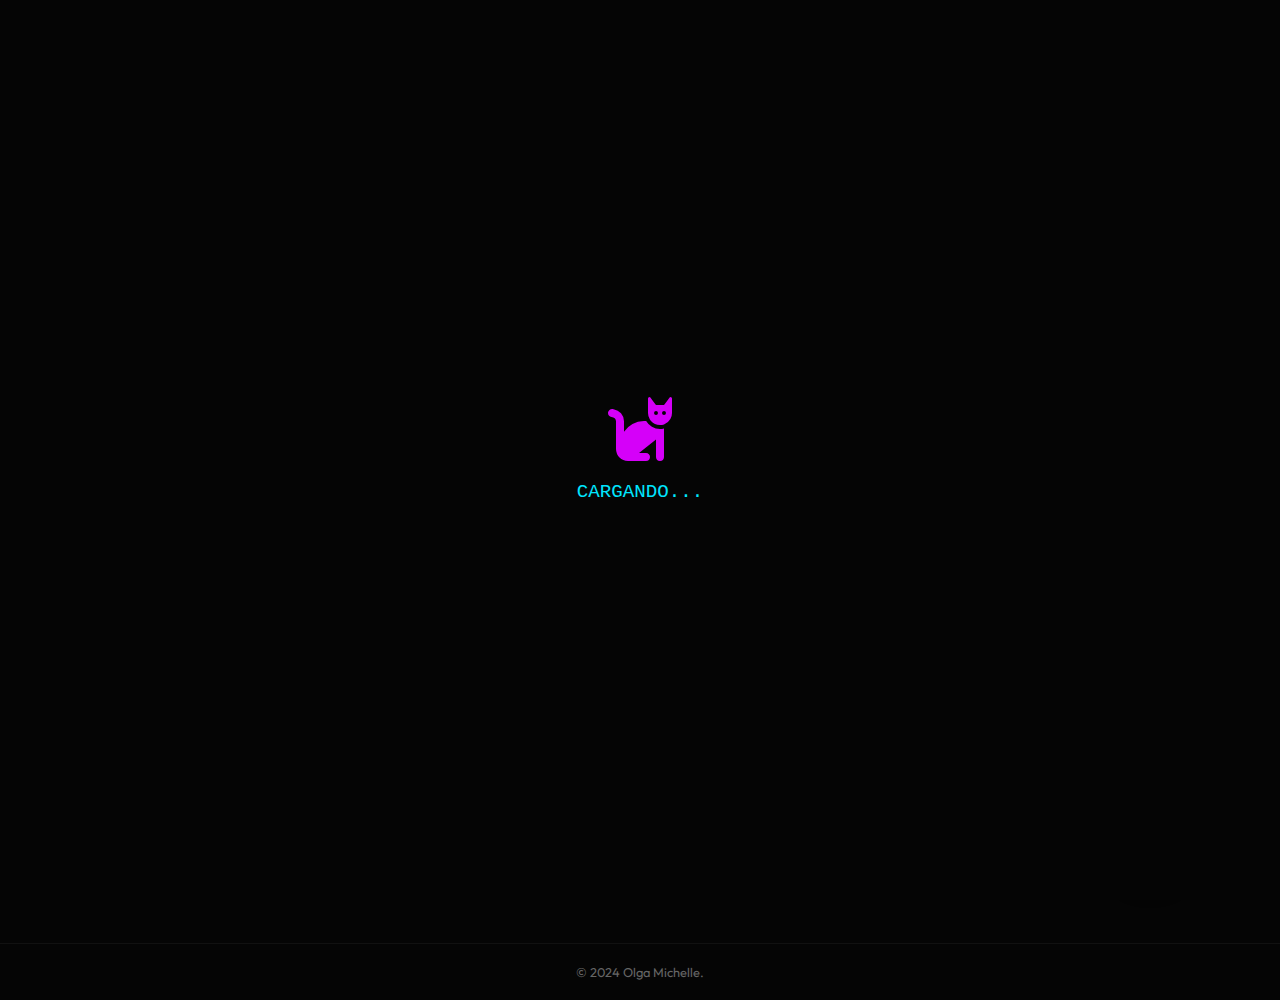
<file: contact.html>
<!DOCTYPE html>
<html lang="es">
<head>
    <meta charset="UTF-8">
    <meta name="viewport" content="width=device-width, initial-scale=1.0">
    <title>Olga Michelle | Contacto</title>
    <link href="https://fonts.googleapis.com/css2?family=Outfit:wght@300;400;600;800&display=swap" rel="stylesheet">
    <link rel="stylesheet" href="https://cdnjs.cloudflare.com/ajax/libs/font-awesome/6.4.0/css/all.min.css">
    <link rel="stylesheet" href="resources/css/styles.css">
</head>
<body>
    <div class="bg-layer base"></div>
    <div class="bg-layer alt"></div>

    <div id="preloader"><i class="fas fa-cat loader-cat"></i><div class="loader-text">CARGANDO...</div></div>

    <div class="nav-container">
        <nav class="nav-capsule">
            <a href="index.html" class="nav-btn">Inicio</a>
            <a href="about.html" class="nav-btn">Acerca de Mí</a>
            <a href="porfolio.html" class="nav-btn">Proyectos</a>
            <a href="contact.html" class="nav-btn active">Contacto</a>
        </nav>
    </div>

    <main>
        <section class="contact-layout-centered">
            <div class="glass-card" style="max-width: 700px; width:100%;">
                <i class="fas fa-paper-plane stagger-entry" style="font-size: 2.5rem; color: var(--text-muted); margin-bottom: 20px;"></i>
                <h2 class="stagger-entry" style="text-align: center;">Iniciemos algo increíble</h2>
                <a href="mailto:michelleolgacerati@gmail.com" class="big-email stagger-entry">michelleolgacerati<br>@gmail.com</a>
                <form id="contactForm" class="stagger-entry" style="width:100%; display:flex; flex-direction:column; align-items:center;">
                    <input type="text" id="nombre" class="input-bento" placeholder="Tu Nombre" required>
                    <input type="email" id="correo" class="input-bento" placeholder="Tu Correo" required>
                    <textarea id="mensaje" rows="4" class="input-bento" placeholder="¿Cómo puedo ayudarte?" required></textarea>
                    <button type="submit" class="btn-neon" style="width: 100%; max-width: 500px; margin-top:10px;">Enviar Mensaje</button>
                </form>
            </div>
        </section>
    </main>

    <!-- Chat y Footer -->
    <div class="cat-patrol-area"><div class="walking-cat-btn" onclick="toggleChat()"><i class="fas fa-cat"></i></div></div>
    <div class="ai-chat-window" id="aiChat"><div class="chat-header"><h4>Michi-Asistente</h4><i class="fas fa-times" onclick="toggleChat()"></i></div><div class="chat-body" id="chatBody"><div class="msg bot">¡Miau!</div></div><div class="chat-input-area"><input id="chatInput" class="chat-input"><button class="send-btn" onclick="sendMessage()"><i class="fas fa-paper-plane"></i></button></div></div>
    
    <footer class="site-footer"><p>© 2024 Olga Michelle.</p></footer>
    <script src="resources/js/script.js"></script>
</body>
</html>
</file>
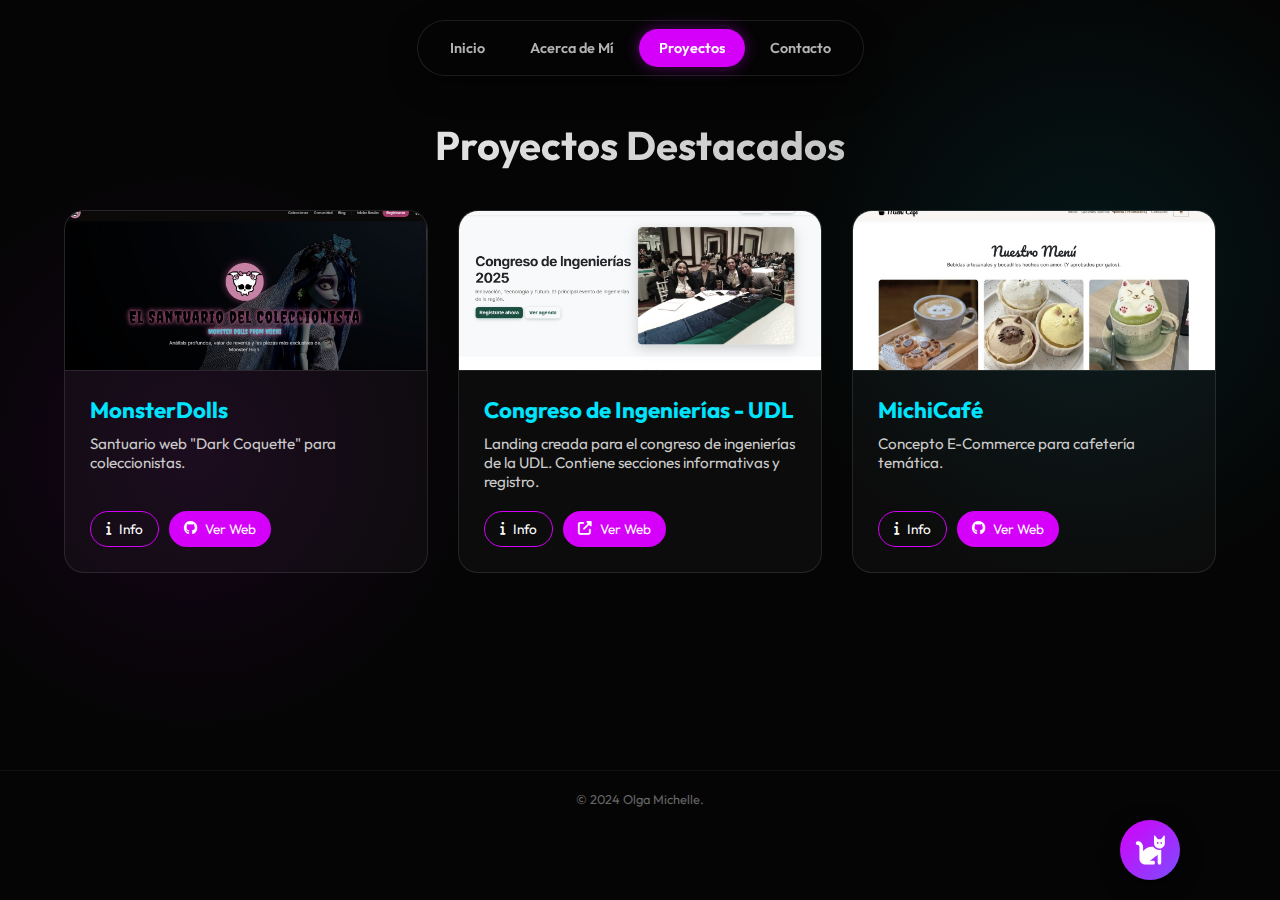
<file: porfolio.html>
<!DOCTYPE html>
<html lang="es">
<head>
    <meta charset="UTF-8">
    <meta name="viewport" content="width=device-width, initial-scale=1.0">
    <title>Olga Michelle | Proyectos</title>
    <link href="https://fonts.googleapis.com/css2?family=Outfit:wght@300;400;600;800&display=swap" rel="stylesheet">
    <link rel="stylesheet" href="https://cdnjs.cloudflare.com/ajax/libs/font-awesome/6.4.0/css/all.min.css">
    <link rel="stylesheet" href="resources/css/styles.css">
</head>
<body>
    <div class="nav-container">
        <nav class="nav-capsule">
            <a href="index.html" class="nav-btn">Inicio</a>
            <a href="about.html" class="nav-btn">Acerca de Mí</a>
            <a href="porfolio.html" class="nav-btn active">Proyectos</a>
            <a href="contact.html" class="nav-btn">Contacto</a>
        </nav>
    </div>

    <main>
        <h2 style="text-align: center; margin-bottom: 40px;">Proyectos Destacados</h2>
        <div class="grid-3">
                <div class="project-glass">
                <img src="resources/images/MichiDolls.jpg" alt="MonsterDolls" class="p-image">
                <div class="p-content">
                    <h3>MonsterDolls</h3>
                    <p>Santuario web "Dark Coquette" para coleccionistas.</p>
                    <div class="project-actions">
                        <button class="btn-small" onclick="openModal('MonsterDolls', 'Página web tipo santuario para coleccionistas de Monster High.')"><i class="fas fa-info"></i> Info</button>
                        <a href="https://michicerati.github.io/-MonsterDolls/" target="_blank" class="btn-small" style="background:var(--primary); border:none;"><i class="fab fa-github"></i> Ver Web</a>
                    </div>
                </div>
            </div>

            <div class="project-glass">
                <img src="resources/images/CongresoUDL.jpg" alt="Congreso de Ingenierias UDL" class="p-image">
                <div class="p-content">
                    <h3>Congreso de Ingenierías - UDL</h3>
                    <p>Landing creada para el congreso de ingenierías de la UDL. Contiene secciones informativas y registro.</p>
                    <div class="project-actions">
                        <button class="btn-small" onclick="openModal('Congreso UDL', 'Landing para el congreso de ingenierías. Incluye formulario y secciones responsivas.')"><i class="fas fa-info"></i> Info</button>
                        <a href="https://michicerati.github.io/ejemplo_web_udl/landing.html" target="_blank" class="btn-small" style="background:var(--primary); border:none;"><i class="fas fa-external-link-alt"></i> Ver Web</a>
                    </div>
                </div>
            </div>

                 <div class="project-glass">
                     <img src="resources/images/michicafe.jpg" alt="MichiCafé" class="p-image">
                <div class="p-content">
                    <h3>MichiCafé</h3>
                    <p>Concepto E-Commerce para cafetería temática.</p>
                    <div class="project-actions">
                        <button class="btn-small" onclick="openModal('MichiCafé', 'Sitio conceptual sobre un café temático de gatos.')"><i class="fas fa-info"></i> Info</button>
                        <a href="https://michicerati.github.io/examenMichiCoffe/menu.html" target="_blank" class="btn-small" style="background:var(--primary); border:none;"><i class="fab fa-github"></i> Ver Web</a>
                    </div>
                </div>
            </div>
        </div>
    </main>

    <!-- Modals & Widgets (Mismos que en las otras páginas) -->
    <div id="modalV2" class="modal-wrap"><div class="modal-box glass-card"><span onclick="closeModal()" style="position:absolute; right:20px; top:15px; cursor:pointer; font-size:1.5rem; color:white;">&times;</span><h3 id="mTitle" style="color:var(--primary);"></h3><div id="mDesc" style="color:#ddd;"></div></div></div>
    <div class="cat-patrol-area"><div class="walking-cat-btn" onclick="toggleChat()"><i class="fas fa-cat"></i></div></div>
    <div class="ai-chat-window" id="aiChat"><div class="chat-header"><h4>Michi-Asistente</h4><i class="fas fa-times" onclick="toggleChat()"></i></div><div class="chat-body" id="chatBody"><div class="msg bot">¡Miau!</div></div><div class="chat-input-area"><input id="chatInput" class="chat-input"><button class="send-btn" onclick="sendMessage()"><i class="fas fa-paper-plane"></i></button></div></div>
    <footer class="site-footer"><p>© 2024 Olga Michelle.</p></footer>
    <script src="resources/js/script.js"></script>
</body>
</html>
</file>
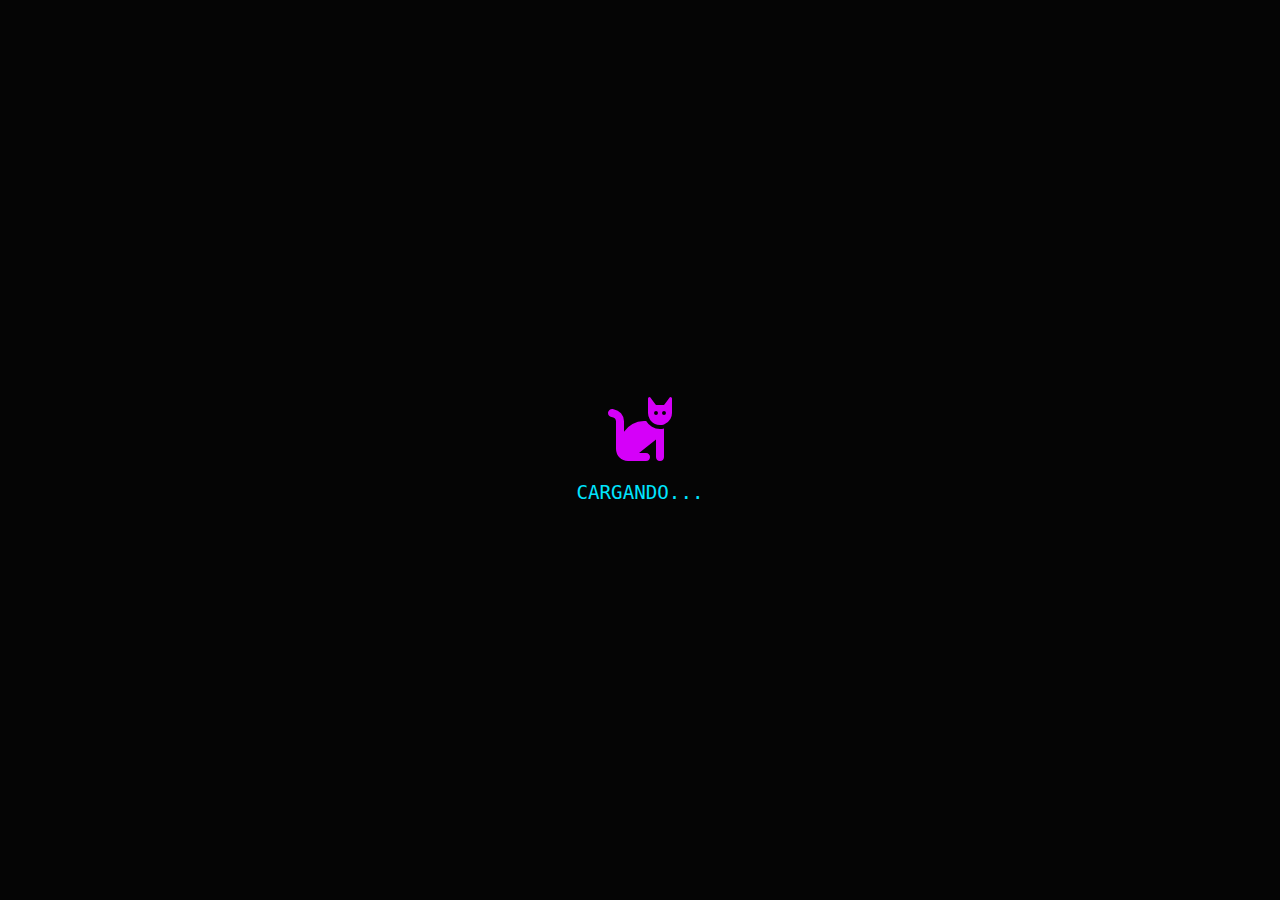
<file: portafolio.html>
<!DOCTYPE html>
<html lang="es">
<head>
    <meta charset="UTF-8">
    <meta name="viewport" content="width=device-width, initial-scale=1.0">
    <title>Olga Michelle | Proyectos</title>
    <link href="https://fonts.googleapis.com/css2?family=Outfit:wght@300;400;600;800&display=swap" rel="stylesheet">
    <link rel="stylesheet" href="https://cdnjs.cloudflare.com/ajax/libs/font-awesome/6.4.0/css/all.min.css">
    <link rel="stylesheet" href="resources/css/styles.css">
</head>
<body>
    <div class="bg-layer base"></div>
    <div class="bg-layer alt"></div>

    <div id="preloader"><i class="fas fa-cat loader-cat"></i><div class="loader-text">CARGANDO...</div></div>

    <div class="nav-container">
        <nav class="nav-capsule">
            <a href="index.html" class="nav-btn">Inicio</a>
            <a href="about.html" class="nav-btn">Acerca de Mí</a>
            <a href="porfolio.html" class="nav-btn active">Proyectos</a>
            <a href="contact.html" class="nav-btn">Contacto</a>
        </nav>
    </div>

    <main>
        <section>
            <h2 style="text-align: center; margin-bottom: 40px;">Proyectos Destacados</h2>
            <div class="grid-3">
                <!-- Proyecto 1 -->
                <div class="project-glass stagger-entry">
                    <img src="resources/images/MichiDolls.jpg" alt="MonsterDolls" class="p-image" onerror="this.src='https://images.unsplash.com/photo-1544983570-877227d853e5?q=80&w=600'">
                    <div class="p-content">
                        <h3>MonsterDolls</h3>
                        <p>Santuario web "Dark Coquette" para coleccionistas.</p>
                        <div class="project-actions">
                            <button class="btn-small" onclick="openModal('MonsterDolls', 'Página web tipo santuario para coleccionistas de Monster High. Estética oscura y detallada.')"><i class="fas fa-info"></i> Info</button>
                            <a href="https://michicerati.github.io/-MonsterDolls/" target="_blank" class="btn-small" style="background:var(--primary); border:none;"><i class="fab fa-github"></i> Ver Web</a>
                        </div>
                    </div>
                </div>
                <!-- Proyecto 2 -->
                <div class="project-glass stagger-entry">
                    <img src="resources/images/CongresoUDL.jpg" alt="Congreso UDL" class="p-image" onerror="this.src='https://images.unsplash.com/photo-1544531586-fde5298cdd40?q=80&w=600'">
                    <div class="p-content">
                        <h3>Congreso UDL</h3>
                        <p>Landing page oficial para el congreso de ingenierías.</p>
                        <div class="project-actions">
                            <button class="btn-small" onclick="openModal('Congreso UDL', 'Landing page responsiva con formulario de registro, agenda y speakers.')"><i class="fas fa-info"></i> Info</button>
                            <a href="https://michicerati.github.io/ejemplo_web_udl/landing.html" target="_blank" class="btn-small" style="background:var(--primary); border:none;"><i class="fas fa-external-link-alt"></i> Ver Web</a>
                        </div>
                    </div>
                </div>
                <!-- Proyecto 3 -->
                <div class="project-glass stagger-entry">
                    <img src="resources/images/michicafe.jpg" alt="MichiCafé" class="p-image" onerror="this.src='https://images.unsplash.com/photo-1514888286974-6c03e2ca1dba?q=80&w=600'">
                    <div class="p-content">
                        <h3>MichiCafé</h3>
                        <p>Concepto E-Commerce para cafetería temática.</p>
                        <div class="project-actions">
                            <button class="btn-small" onclick="openModal('MichiCafé', 'Sitio web conceptual que mezcla gatos y café, con menú interactivo.')"><i class="fas fa-info"></i> Info</button>
                            <a href="https://michicerati.github.io/examenMichiCoffe/menu.html" target="_blank" class="btn-small" style="background:var(--primary); border:none;"><i class="fab fa-github"></i> Ver Web</a>
                        </div>
                    </div>
                </div>
            </div>
        </section>
    </main>

    <!-- Modals y Chat -->
    <div id="modalV2" class="modal-wrap"><div class="modal-box glass-card"><span onclick="closeModal()" style="position:absolute; right:20px; top:15px; cursor:pointer; font-size:1.5rem; color:white;">&times;</span><h3 id="mTitle" style="color:var(--primary);"></h3><div id="mDesc" style="color:#ddd;"></div></div></div>
    <div class="cat-patrol-area"><div class="walking-cat-btn" onclick="toggleChat()"><i class="fas fa-cat"></i></div></div>
    <div class="ai-chat-window" id="aiChat"><div class="chat-header"><h4>Michi-Asistente</h4><i class="fas fa-times" onclick="toggleChat()"></i></div><div class="chat-body" id="chatBody"><div class="msg bot">¡Miau!</div></div><div class="chat-input-area"><input id="chatInput" class="chat-input"><button class="send-btn" onclick="sendMessage()"><i class="fas fa-paper-plane"></i></button></div></div>
    
    <footer class="site-footer"><p>© 2024 Olga Michelle.</p></footer>
    <script src="resources/js/script.js"></script>
</body>
</html>
</file>
<file: resources/css/styles.css>
/* --- CONFIGURACIÓN BASE --- */
:root {
    --bg-deep: #050505; 
    --glass: rgba(255, 255, 255, 0.05);
    --glass-border: rgba(255, 255, 255, 0.1);
    --primary: #d500f9; /* Neón Morado */
    --secondary: #00e5ff; /* Neón Cyan */
    --text-main: #ffffff;
    --text-muted: #b3b3b3;
}

* { margin: 0; padding: 0; box-sizing: border-box; font-family: 'Outfit', sans-serif; text-decoration: none; }

body { 
    background-color: var(--bg-deep);
    background-image: 
        radial-gradient(circle at 15% 50%, rgba(213, 0, 249, 0.08), transparent 25%), 
        radial-gradient(circle at 85% 30%, rgba(0, 229, 255, 0.08), transparent 25%);
    background-attachment: fixed;
    color: var(--text-main);
    min-height: 100vh;
    overflow-x: hidden;
    position: relative;
}

/* --- PRELOADER --- */
#preloader {
    position: fixed; top: 0; left: 0; width: 100%; height: 100%;
    background: #050505; z-index: 9999;
    display: flex; flex-direction: column; justify-content: center; align-items: center;
    transition: opacity 0.8s ease;
}
.loader-cat { font-size: 4rem; animation: bounce 1s infinite alternate; margin-bottom: 20px; color: var(--primary); }
.loader-text { font-family: monospace; color: var(--secondary); font-size: 1.2rem; }
@keyframes bounce { from { transform: translateY(0); } to { transform: translateY(-20px); } }

/* --- NAVEGACIÓN --- */
.nav-container {
    position: fixed; top: 20px; left: 0; width: 100%;
    display: flex; justify-content: center; z-index: 1000;
}
.nav-capsule {
    background: rgba(5, 5, 5, 0.85); backdrop-filter: blur(15px);
    border: 1px solid var(--glass-border); padding: 8px 12px; border-radius: 100px;
    display: flex; gap: 5px; box-shadow: 0 10px 30px rgba(0,0,0,0.4);
}
.nav-btn {
    background: transparent; border: none; color: var(--text-muted);
    padding: 10px 20px; border-radius: 100px; cursor: pointer; transition: 0.3s ease;
    font-weight: 600; font-size: 0.9rem;
}
.nav-btn:hover { color: var(--text-main); background: rgba(255,255,255,0.05); }
.nav-btn.active { background: var(--primary); color: white; box-shadow: 0 0 15px rgba(213, 0, 249, 0.4); }

/* --- LAYOUT GENERAL --- */
main {
    padding-top: 120px; padding-bottom: 50px;
    width: 90%; max-width: 1200px; margin: 0 auto; min-height: 80vh;
    animation: fadeInScale 0.8s cubic-bezier(0.16, 1, 0.3, 1);
}
@keyframes fadeInScale { from { opacity: 0; transform: scale(0.95) translateY(20px); } to { opacity: 1; transform: scale(1) translateY(0); } }

/* --- COMPONENTES --- */
/* Hero / Inicio */
.hero-layout { display: flex; flex-direction: column; align-items: center; text-align: center; margin-top: 5vh; }
.profile-img { width: 200px; height: 200px; border-radius: 50%; object-fit: cover; border: 3px solid rgba(255,255,255,0.2); position: relative; z-index: 2; }
.profile-glow-container { position: relative; margin-bottom: 30px; }
.glow-ring { position: absolute; top: -10px; left: -10px; right: -10px; bottom: -10px; border-radius: 50%; background: linear-gradient(45deg, var(--primary), transparent, var(--secondary)); z-index: 1; animation: spin 4s linear infinite; filter: blur(10px); }
@keyframes spin { 100% { transform: rotate(360deg); } }
h1 { font-size: 3.5rem; line-height: 1.1; margin-bottom: 10px; font-weight: 800; }
.typewriter { font-size: 1.5rem; color: var(--secondary); font-family: 'Courier New', monospace; margin-bottom: 30px; min-height: 1.5em; }
.pitch-glass { background: var(--glass); backdrop-filter: blur(10px); padding: 25px; border-radius: 20px; border: 1px solid var(--glass-border); max-width: 700px; font-size: 1.1rem; line-height: 1.6; margin-bottom: 40px; }

/* Botones */
.btn-neon { display: inline-flex; align-items: center; gap: 10px; padding: 12px 35px; background: var(--primary); color: white; border-radius: 50px; font-weight: 700; box-shadow: 0 0 10px var(--primary); transition: 0.3s; border: none; cursor: pointer; }
.btn-neon:hover { background: #f50057; box-shadow: 0 0 25px #f50057; transform: scale(1.05); }
.btn-outline { background:transparent; border:1px solid var(--secondary); box-shadow:none; color:var(--secondary); }
.btn-outline:hover { background: rgba(0, 229, 255, 0.1); box-shadow: 0 0 15px rgba(0, 229, 255, 0.2); transform: scale(1.05); }
.social-bar { margin-top: 30px; display: flex; gap: 20px; }
.social-icon { color: white; font-size: 1.5rem; transition: 0.3s; opacity: 0.7; }
.social-icon:hover { opacity: 1; color: var(--secondary); transform: translateY(-5px); }

/* Cards y Layouts */
.about-split { display: grid; grid-template-columns: 1fr 1fr; gap: 50px; align-items: start; }
.glass-card { background: var(--glass); backdrop-filter: blur(10px); border: 1px solid var(--glass-border); border-radius: 20px; padding: 30px; }
h2 { font-size: 2.5rem; margin-bottom: 20px; background: linear-gradient(to right, #fff, #aaa); -webkit-background-clip: text; -webkit-text-fill-color: transparent; }

/* Timeline y Skills */
.timeline { margin-top: 30px; padding-left: 10px; border-left: 2px solid rgba(255,255,255,0.1); }
.timeline-item { position: relative; margin-bottom: 25px; padding-left: 20px; }
.timeline-item::before { content: ''; position: absolute; left: -6px; top: 5px; width: 10px; height: 10px; background: var(--secondary); border-radius: 50%; box-shadow: 0 0 10px var(--secondary); }
.t-year { font-size: 0.85rem; color: var(--secondary); font-weight: bold; }
.t-title { font-size: 1rem; color: white; font-weight: 600; }
.skill-item { margin-bottom: 15px; }
.skill-name { display: flex; justify-content: space-between; margin-bottom: 5px; font-weight: 600; }
.progress-bg { height: 8px; background: rgba(255,255,255,0.1); border-radius: 10px; overflow: hidden; }
.progress-fill { height: 100%; background: linear-gradient(90deg, var(--primary), var(--secondary)); border-radius: 10px; width: 0; transition: width 1s ease-out; }
.tools-grid { display: flex; gap: 15px; margin-top: 20px; flex-wrap: wrap; }
.tool-icon { font-size: 1.5rem; color: var(--text-muted); background: rgba(255,255,255,0.05); width: 45px; height: 45px; display: flex; align-items: center; justify-content: center; border-radius: 10px; transition: 0.3s; }
.tool-icon:hover { color: var(--primary); background: rgba(255,255,255,0.1); transform: translateY(-3px); }

/* Gatos */
.cat-trigger { margin-top: 25px; padding: 15px; background: rgba(255,255,255,0.03); border: 1px dashed var(--secondary); border-radius: 15px; cursor: pointer; text-align: center; transition: 0.3s; color: var(--secondary); display: flex; align-items: center; justify-content: center; gap: 10px; }
.cat-trigger:hover { background: rgba(0, 229, 255, 0.1); border-style: solid; box-shadow: 0 0 15px rgba(0, 229, 255, 0.2); transform: scale(1.02); }
.cat-grid { display: grid; grid-template-columns: repeat(3, 1fr); gap: 15px; margin-top: 10px; }
.cat-item { text-align: center; background: rgba(255,255,255,0.05); padding: 10px; border-radius: 12px; border: 1px solid var(--glass-border); transition: 0.3s; }
.cat-item:hover { border-color: var(--secondary); transform: translateY(-3px); background: rgba(255,255,255,0.08); }
.cat-img { width: 60px; height: 60px; border-radius: 50%; object-fit: cover; border: 2px solid var(--primary); margin: 0 auto 5px; }
.cat-name { color: white; font-size: 0.85rem; font-weight: bold; display: block; margin-top: 5px; }
.cat-role { color: var(--text-muted); font-size: 0.7rem; }

/* Portafolio */
.grid-3 { display: grid; grid-template-columns: repeat(auto-fit, minmax(300px, 1fr)); gap: 30px; }
.project-glass { background: rgba(255,255,255,0.03); border: 1px solid var(--glass-border); border-radius: 20px; overflow: hidden; transition: 0.4s; display: flex; flex-direction: column; }
.project-glass:hover { transform: translateY(-10px); background: rgba(255,255,255,0.08); border-color: var(--primary); box-shadow: 0 0 30px rgba(213, 0, 249, 0.2); }
.p-image { width: 100%; height: 160px; object-fit: cover; border-bottom: 1px solid var(--glass-border); filter: grayscale(40%); transition: 0.4s; }
.project-glass:hover .p-image { filter: grayscale(0%); }
.p-content { padding: 25px; flex-grow: 1; display: flex; flex-direction: column; }
.p-content h3 { color: var(--secondary); margin-bottom: 10px; font-size: 1.4rem; }
.p-content p { color: #ccc; margin-bottom: 20px; font-size: 0.95rem; flex-grow: 1; }
.project-actions { display: flex; gap: 10px; }
.btn-small { background: transparent; border: 1px solid var(--primary); color: white; padding: 8px 15px; border-radius: 20px; font-size: 0.85rem; cursor: pointer; transition: 0.3s; text-align: center; text-decoration: none; display: flex; align-items: center; justify-content: center; gap: 8px; }
.btn-small:hover { background: var(--primary); }

/* Contacto */
.contact-layout-centered { display: flex; flex-direction: column; align-items: center; justify-content: center; text-align: center; padding: 40px; }
.big-email { font-size: clamp(1.5rem, 4vw, 3rem); font-weight: 700; color: var(--text-main); margin: 20px 0; display: block; text-decoration: none; background: linear-gradient(to right, var(--primary), var(--secondary)); -webkit-background-clip: text; -webkit-text-fill-color: transparent; transition: 0.3s; }
.big-email:hover { opacity: 0.8; transform: scale(1.02); }
.input-bento { width: 100%; max-width: 500px; background: rgba(255,255,255,0.05); border: 1px solid var(--glass-border); padding: 15px; border-radius: 12px; color: white; margin-bottom: 15px; font-size: 1rem; }
.input-bento:focus { outline: none; border-color: var(--primary); background: rgba(255,255,255,0.08); }

/* Footer y Chat */
.site-footer { text-align: center; padding: 20px; color: #666; font-size: 0.8rem; border-top: 1px solid rgba(255,255,255,0.05); margin-top: 50px; }
.site-footer span { color: var(--primary); }
.cat-patrol-area { position: fixed; bottom: 20px; right: 20px; width: 140px; height: 70px; z-index: 1000; pointer-events: none; }
.walking-cat-btn { position: absolute; bottom: 0; left: 0; width: 60px; height: 60px; background: linear-gradient(135deg, var(--primary), #7c4dff); border-radius: 50%; display: flex; justify-content: center; align-items: center; color: white; font-size: 1.8rem; cursor: pointer; pointer-events: auto; box-shadow: 0 5px 20px rgba(0,0,0,0.5); animation: patrolWalk 8s linear infinite; }
.walking-cat-btn i { animation: bounceWalk 0.4s infinite alternate ease-in-out; }
@keyframes patrolWalk { 0% { left: 0; transform: scaleX(1); } 45% { left: 80px; transform: scaleX(1); } 50% { left: 80px; transform: scaleX(-1); } 95% { left: 0; transform: scaleX(-1); } 100% { left: 0; transform: scaleX(1); } }
@keyframes bounceWalk { from { transform: translateY(0); } to { transform: translateY(-5px); } }
.cat-tooltip { position: absolute; top: -35px; left: 0; width: 100%; text-align: center; background: white; color: black; padding: 4px 8px; border-radius: 8px; font-size: 0.75rem; font-weight: bold; opacity: 0; transition: 0.3s; pointer-events: none; }
.walking-cat-btn:hover .cat-tooltip { opacity: 1; top: -45px; }
.ai-chat-window { position: fixed; bottom: 90px; right: 20px; width: 320px; height: 450px; background: #151030; border: 1px solid var(--glass-border); border-radius: 20px; z-index: 1000; display: flex; flex-direction: column; box-shadow: 0 20px 50px rgba(0,0,0,0.5); transform-origin: bottom right; transform: scale(0); opacity: 0; pointer-events: none; transition: 0.4s cubic-bezier(0.19, 1, 0.22, 1); overflow: hidden; }
.ai-chat-window.open { transform: scale(1); opacity: 1; pointer-events: all; }
.chat-header { padding: 15px; background: linear-gradient(90deg, var(--primary), #7c4dff); color: white; display: flex; align-items: center; justify-content: space-between; }
.chat-body { flex-grow: 1; padding: 15px; overflow-y: auto; display: flex; flex-direction: column; gap: 10px; background: rgba(0,0,0,0.2); font-size: 0.85rem; }
.msg { padding: 8px 12px; border-radius: 12px; max-width: 85%; line-height: 1.4; animation: popIn 0.3s forwards; }
.msg.bot { background: rgba(255,255,255,0.1); color: #ddd; align-self: flex-start; border-bottom-left-radius: 2px; }
.msg.user { background: var(--primary); color: white; align-self: flex-end; border-bottom-right-radius: 2px; }
@keyframes popIn { from { opacity: 0; transform: translateY(10px); } to { opacity: 1; transform: translateY(0); } }
.chat-input-area { padding: 10px; border-top: 1px solid var(--glass-border); display: flex; gap: 5px; background: #1a1a2e; }
.chat-input { flex-grow: 1; background: rgba(255,255,255,0.05); border: none; color: white; padding: 8px 12px; border-radius: 20px; font-size: 0.85rem; }
.chat-input:focus { outline: none; background: rgba(255,255,255,0.1); }
.send-btn { background: var(--secondary); border: none; width: 35px; height: 35px; border-radius: 50%; color: #000; cursor: pointer; display: flex; align-items: center; justify-content: center; }
.modal-wrap { display: none; position: fixed; top:0; left:0; width:100%; height:100%; background: rgba(0,0,0,0.8); z-index: 2000; justify-content: center; align-items: center; backdrop-filter: blur(5px); }
.modal-box { background: #1a1a2e; border: 1px solid var(--primary); padding: 40px; border-radius: 20px; width: 90%; max-width: 600px; position: relative; box-shadow: 0 0 50px rgba(213, 0, 249, 0.3); max-height: 90vh; overflow-y: auto; }
@media (max-width: 768px) { .about-split { grid-template-columns: 1fr; } h1 { font-size: 2.5rem; } .cat-grid { grid-template-columns: repeat(2, 1fr); } .ai-chat-window { bottom: 85px; right: 10px; width: 300px; height: 400px; } }
</file>
